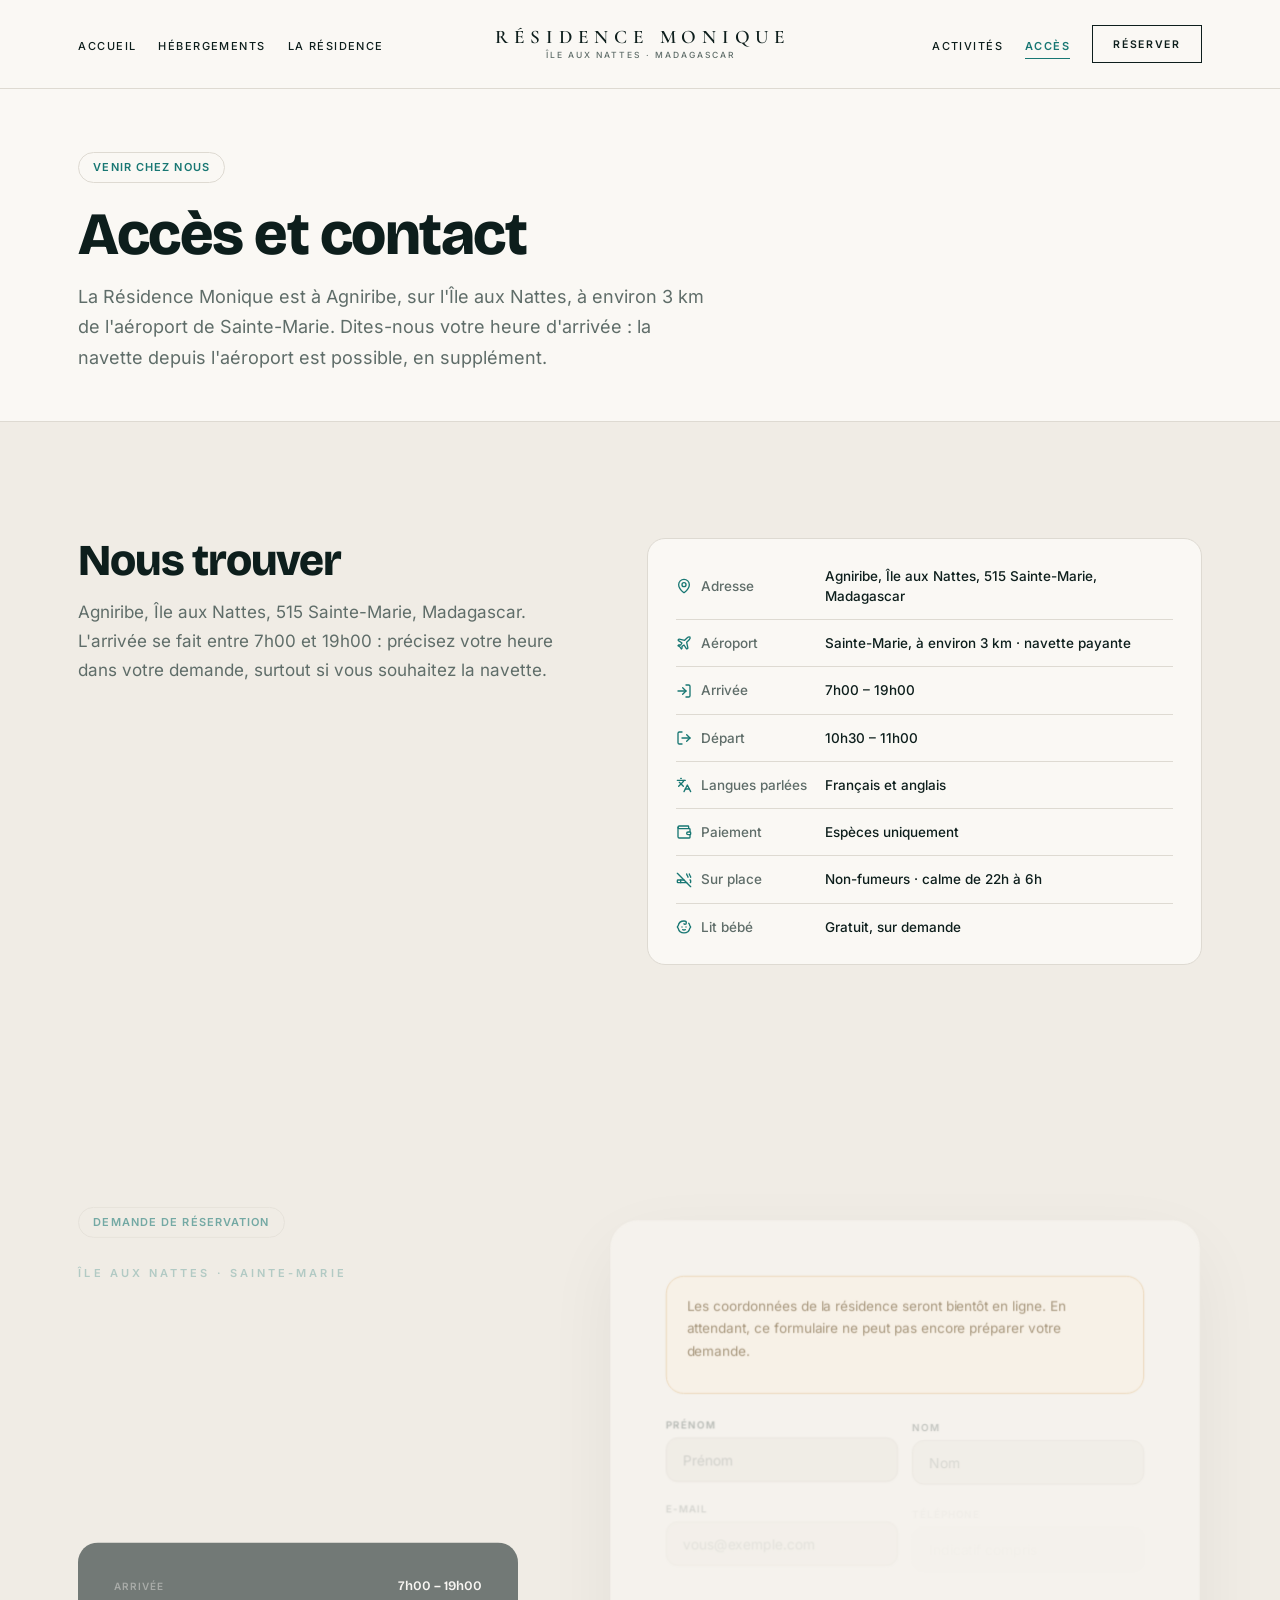
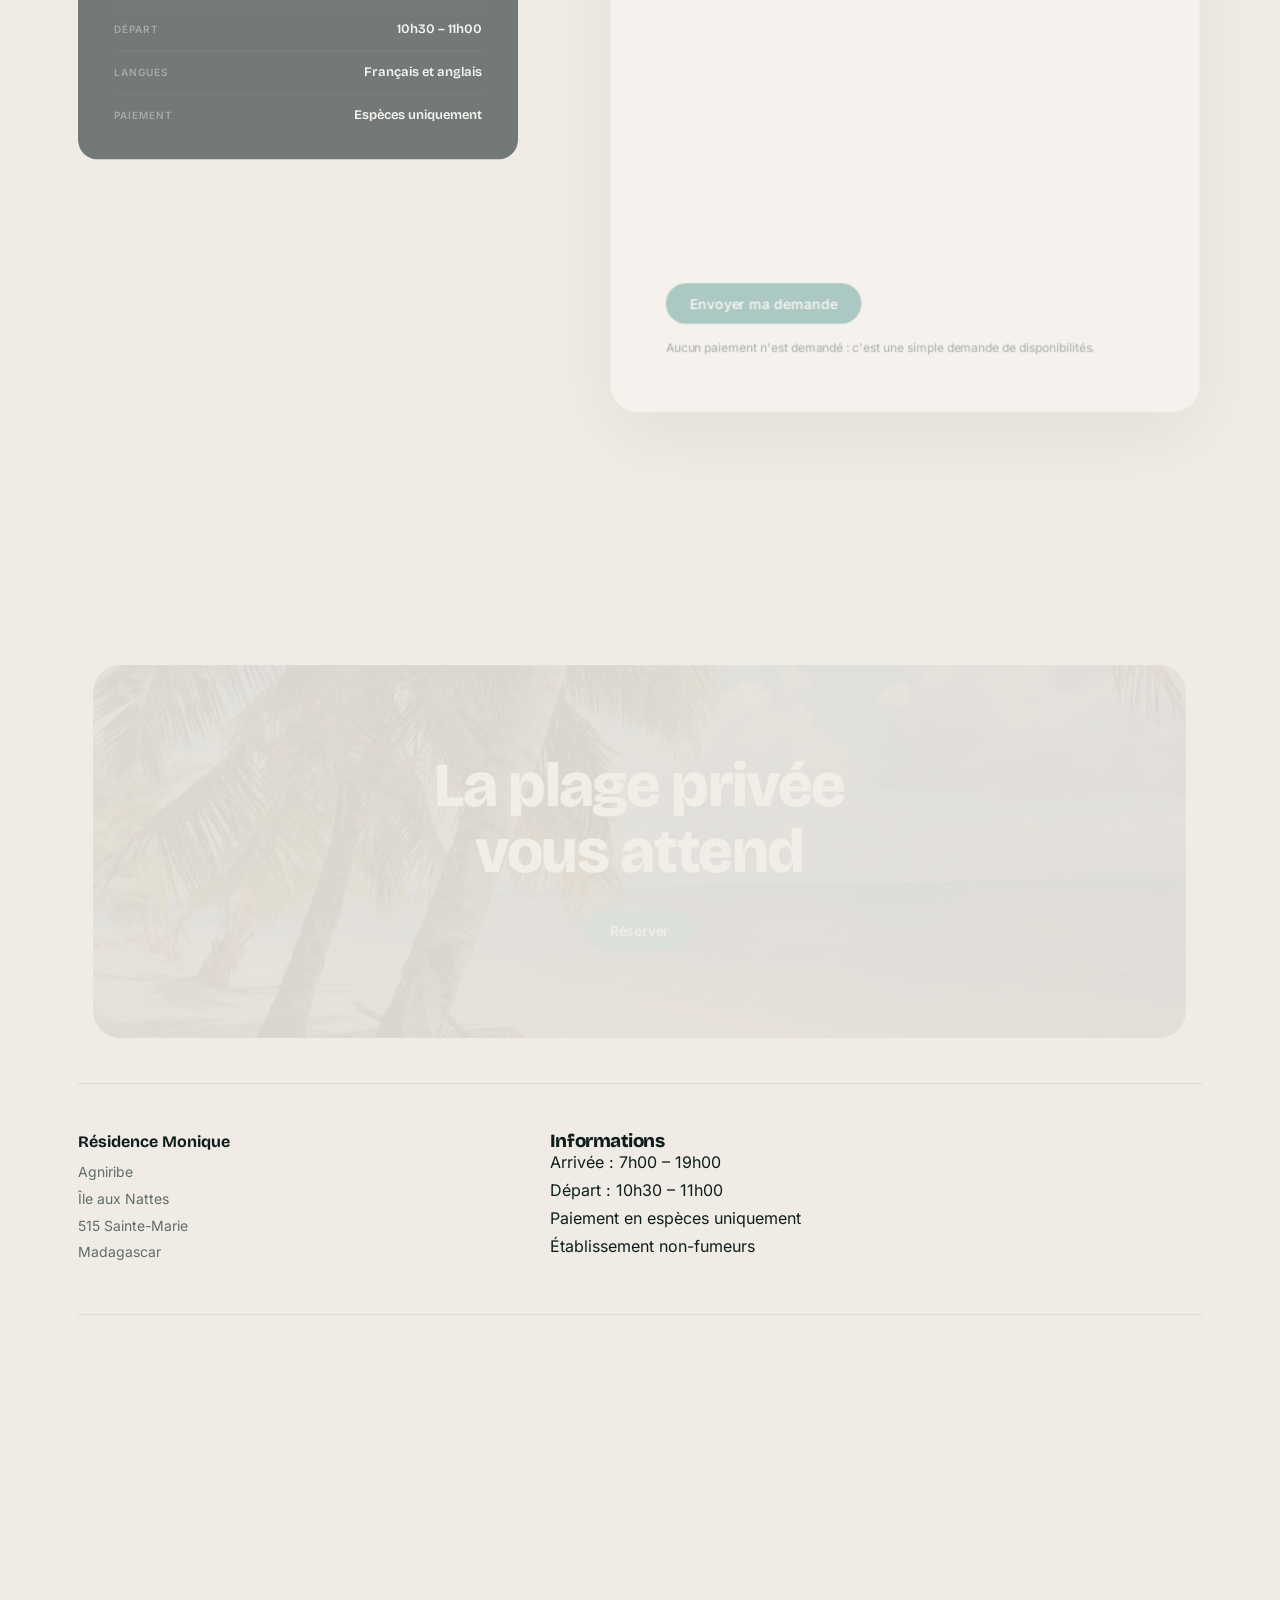
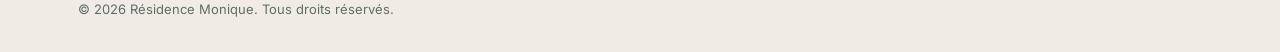
<file: residence-monique/acces.html>
<!DOCTYPE html>
<html lang="fr">
<head>
  <meta charset="UTF-8">
  <meta name="viewport" content="width=device-width, initial-scale=1.0">

  <title>Accès et contact — Résidence Monique</title>
  <meta name="description" content="Venir à la Résidence Monique, à Agniribe sur l'Île aux Nattes, à environ 3 km de l'aéroport de Sainte-Marie. Horaires, paiement et demande de réservation.">
  <meta name="theme-color" content="#0a1a1a">
  <!-- Maquette : à retirer à la mise en ligne sur le domaine définitif. -->
  <meta name="robots" content="noindex, nofollow">

  <meta property="og:type" content="website">
  <meta property="og:site_name" content="Résidence Monique">
  <meta property="og:title" content="Accès et contact — Résidence Monique">
  <meta property="og:description" content="Venir à la Résidence Monique, à Agniribe sur l'Île aux Nattes, à environ 3 km de l'aéroport de Sainte-Marie. Horaires, paiement et demande de réservation.">
  <meta property="og:locale" content="fr_FR">
  <meta name="twitter:card" content="summary_large_image">
  <meta name="twitter:title" content="Accès et contact — Résidence Monique">
  <meta name="twitter:description" content="Venir à la Résidence Monique, à Agniribe sur l'Île aux Nattes, à environ 3 km de l'aéroport de Sainte-Marie. Horaires, paiement et demande de réservation.">

  <link rel="icon" href="./assets/favicon.svg" type="image/svg+xml">

  <!-- Polices hébergées dans le dossier : aucune dépendance extérieure. -->
  <link rel="preload" href="./fonts/bricolage-grotesque-latin.woff2" as="font" type="font/woff2" crossorigin>
  <link rel="preload" href="./fonts/inter-latin.woff2" as="font" type="font/woff2" crossorigin>
  <link rel="stylesheet" href="./css/fonts.css">
  <link rel="stylesheet" href="./css/reset.css">
  <link rel="stylesheet" href="./css/variables.css">
  <link rel="stylesheet" href="./css/base.css">
  <link rel="stylesheet" href="./css/components.css">
  <link rel="stylesheet" href="./css/sections.css">
  <link rel="stylesheet" href="./css/complements.css">

  <!-- Avant les images : repère les photos absentes (fond de repli). -->
  <script src="./js/images.js"></script>
</head>
<body data-page="acces">

  <a class="skip-link" href="#contenu">Aller au contenu</a>

  <!-- Barre de navigation en trois colonnes, disposition courante des
       sites hôteliers : nom de l'établissement au centre, liens répartis
       de part et d'autre (le nom est long : tous les liens d'un même côté
       le chevaucheraient), réservation à droite. -->
  <nav class="nav nav--solid" data-nav aria-label="Navigation principale">
    <div class="nav__inner container">

      <div class="nav__side nav__side--left">
        <button class="nav__burger" data-burger type="button"
                aria-label="Ouvrir le menu" aria-expanded="false" aria-controls="nav-drawer">
          <span></span><span></span><span></span>
        </button>
        <ul class="nav__links"><li><a href="./index.html">Accueil</a></li><li><a href="./hebergements.html">Hébergements</a></li><li><a href="./la-residence.html">La résidence</a></li></ul>
      </div>

      <a class="nav__brand" href="./index.html">
        <span class="nav__brand-name">Résidence Monique</span>
        <span class="nav__brand-sub">ÎLE AUX NATTES · MADAGASCAR</span>
      </a>

      <div class="nav__side nav__side--right">
        <ul class="nav__links"><li><a href="./activites.html">Activités</a></li><li><a class="is-current" href="./acces.html" aria-current="page">Accès</a></li></ul>
        <a class="nav__cta" href="#contact" data-reserver>Réserver</a>
      </div>

    </div>
    <div class="nav__drawer" data-drawer id="nav-drawer">
      <ul><li><a href="./index.html">Accueil</a></li><li><a href="./hebergements.html">Hébergements</a></li><li><a href="./la-residence.html">La résidence</a></li><li><a href="./activites.html">Activités</a></li><li><a class="is-current" href="./acces.html" aria-current="page">Accès</a></li></ul>
      <a class="nav__drawer-cta" href="#contact" data-reserver>Réserver</a>
    </div>
  </nav>

  <main id="contenu">

  <header class="pagehead section" data-section="pagehead">
    <div class="container">
      <p class="kicker">Venir chez nous</p>
      <h1 class="pagehead__title">Accès et contact</h1>
      <p class="pagehead__intro">La Résidence Monique est à Agniribe, sur l'Île aux Nattes, à environ 3 km de l'aéroport de Sainte-Marie. Dites-nous votre heure d'arrivée : la navette depuis l'aéroport est possible, en supplément.</p>
    </div>
  </header>

  <section class="acces section" data-section="acces">
    <div class="container acces__inner">
      <div class="acces__body">
        <h2 class="acces__title">Nous trouver</h2>
        <p class="acces__text">Agniribe, Île aux Nattes, 515 Sainte-Marie, Madagascar. L'arrivée se fait entre 7h00 et 19h00 : précisez votre heure dans votre demande, surtout si vous souhaitez la navette.</p>
        <div class="acces__links" data-social-buttons><a class="btn btn--pill btn--outline acces__fb" data-maps-link hidden target="_blank" rel="noopener noreferrer"><svg xmlns="http://www.w3.org/2000/svg" width="24" height="24" viewBox="0 0 24 24" fill="none" stroke="currentColor" stroke-width="2" stroke-linecap="round" stroke-linejoin="round" class="lucide lucide-map-pin" aria-hidden="true" focusable="false"><path d="M20 10c0 4.993-5.539 10.193-7.399 11.799a1 1 0 0 1-1.202 0C9.539 20.193 4 14.993 4 10a8 8 0 0 1 16 0"/><circle cx="12" cy="10" r="3"/></svg><span>Ouvrir dans Google Maps</span></a></div>
      </div>
      <dl class="acces__rows">
        <dt class="acces__row-label"><svg xmlns="http://www.w3.org/2000/svg" width="24" height="24" viewBox="0 0 24 24" fill="none" stroke="currentColor" stroke-width="2" stroke-linecap="round" stroke-linejoin="round" class="lucide lucide-map-pin" aria-hidden="true" focusable="false"><path d="M20 10c0 4.993-5.539 10.193-7.399 11.799a1 1 0 0 1-1.202 0C9.539 20.193 4 14.993 4 10a8 8 0 0 1 16 0"/><circle cx="12" cy="10" r="3"/></svg><span>Adresse</span></dt>
        <dd class="acces__row-value">Agniribe, Île aux Nattes, 515 Sainte-Marie, Madagascar</dd>
        <dt class="acces__row-label" data-contact-row="telephone" hidden><svg xmlns="http://www.w3.org/2000/svg" width="24" height="24" viewBox="0 0 24 24" fill="none" stroke="currentColor" stroke-width="2" stroke-linecap="round" stroke-linejoin="round" class="lucide lucide-phone" aria-hidden="true" focusable="false"><path d="M22 16.92v3a2 2 0 0 1-2.18 2 19.79 19.79 0 0 1-8.63-3.07 19.5 19.5 0 0 1-6-6 19.79 19.79 0 0 1-3.07-8.67A2 2 0 0 1 4.11 2h3a2 2 0 0 1 2 1.72 12.84 12.84 0 0 0 .7 2.81 2 2 0 0 1-.45 2.11L8.09 9.91a16 16 0 0 0 6 6l1.27-1.27a2 2 0 0 1 2.11-.45 12.84 12.84 0 0 0 2.81.7A2 2 0 0 1 22 16.92z"/></svg><span>Téléphone</span></dt>
        <dd class="acces__row-value" data-contact-row="telephone" hidden><a data-contact="telephone"></a></dd>
        <dt class="acces__row-label" data-contact-row="whatsapp" hidden><svg xmlns="http://www.w3.org/2000/svg" width="24" height="24" viewBox="0 0 24 24" fill="none" stroke="currentColor" stroke-width="2" stroke-linecap="round" stroke-linejoin="round" class="lucide lucide-message-circle" aria-hidden="true" focusable="false"><path d="M7.9 20A9 9 0 1 0 4 16.1L2 22Z"/></svg><span>WhatsApp</span></dt>
        <dd class="acces__row-value" data-contact-row="whatsapp" hidden><a data-contact="whatsapp"></a></dd>
        <dt class="acces__row-label" data-contact-row="email" hidden><svg xmlns="http://www.w3.org/2000/svg" width="24" height="24" viewBox="0 0 24 24" fill="none" stroke="currentColor" stroke-width="2" stroke-linecap="round" stroke-linejoin="round" class="lucide lucide-mail" aria-hidden="true" focusable="false"><rect width="20" height="16" x="2" y="4" rx="2"/><path d="m22 7-8.97 5.7a1.94 1.94 0 0 1-2.06 0L2 7"/></svg><span>E-mail</span></dt>
        <dd class="acces__row-value" data-contact-row="email" hidden><a data-contact="email"></a></dd>
        <dt class="acces__row-label" data-contact-row="gps" hidden><svg xmlns="http://www.w3.org/2000/svg" width="24" height="24" viewBox="0 0 24 24" fill="none" stroke="currentColor" stroke-width="2" stroke-linecap="round" stroke-linejoin="round" class="lucide lucide-navigation" aria-hidden="true" focusable="false"><polygon points="3 11 22 2 13 21 11 13 3 11"/></svg><span>Coordonnées GPS</span></dt>
        <dd class="acces__row-value" data-contact-row="gps" hidden><a data-contact="gps"></a></dd>
        <dt class="acces__row-label"><svg xmlns="http://www.w3.org/2000/svg" width="24" height="24" viewBox="0 0 24 24" fill="none" stroke="currentColor" stroke-width="2" stroke-linecap="round" stroke-linejoin="round" class="lucide lucide-plane" aria-hidden="true" focusable="false"><path d="M17.8 19.2 16 11l3.5-3.5C21 6 21.5 4 21 3c-1-.5-3 0-4.5 1.5L13 8 4.8 6.2c-.5-.1-.9.1-1.1.5l-.3.5c-.2.5-.1 1 .3 1.3L9 12l-2 3H4l-1 1 3 2 2 3 1-1v-3l3-2 3.5 5.3c.3.4.8.5 1.3.3l.5-.2c.4-.3.6-.7.5-1.2z"/></svg><span>Aéroport</span></dt>
        <dd class="acces__row-value">Sainte-Marie, à environ 3 km · navette payante</dd>
        <dt class="acces__row-label"><svg xmlns="http://www.w3.org/2000/svg" width="24" height="24" viewBox="0 0 24 24" fill="none" stroke="currentColor" stroke-width="2" stroke-linecap="round" stroke-linejoin="round" class="lucide lucide-log-in" aria-hidden="true" focusable="false"><path d="M15 3h4a2 2 0 0 1 2 2v14a2 2 0 0 1-2 2h-4"/><polyline points="10 17 15 12 10 7"/><line x1="15" x2="3" y1="12" y2="12"/></svg><span>Arrivée</span></dt>
        <dd class="acces__row-value">7h00 – 19h00</dd>
        <dt class="acces__row-label"><svg xmlns="http://www.w3.org/2000/svg" width="24" height="24" viewBox="0 0 24 24" fill="none" stroke="currentColor" stroke-width="2" stroke-linecap="round" stroke-linejoin="round" class="lucide lucide-log-out" aria-hidden="true" focusable="false"><path d="M9 21H5a2 2 0 0 1-2-2V5a2 2 0 0 1 2-2h4"/><polyline points="16 17 21 12 16 7"/><line x1="21" x2="9" y1="12" y2="12"/></svg><span>Départ</span></dt>
        <dd class="acces__row-value">10h30 – 11h00</dd>
        <dt class="acces__row-label"><svg xmlns="http://www.w3.org/2000/svg" width="24" height="24" viewBox="0 0 24 24" fill="none" stroke="currentColor" stroke-width="2" stroke-linecap="round" stroke-linejoin="round" class="lucide lucide-languages" aria-hidden="true" focusable="false"><path d="m5 8 6 6"/><path d="m4 14 6-6 2-3"/><path d="M2 5h12"/><path d="M7 2h1"/><path d="m22 22-5-10-5 10"/><path d="M14 18h6"/></svg><span>Langues parlées</span></dt>
        <dd class="acces__row-value">Français et anglais</dd>
        <dt class="acces__row-label"><svg xmlns="http://www.w3.org/2000/svg" width="24" height="24" viewBox="0 0 24 24" fill="none" stroke="currentColor" stroke-width="2" stroke-linecap="round" stroke-linejoin="round" class="lucide lucide-wallet" aria-hidden="true" focusable="false"><path d="M19 7V4a1 1 0 0 0-1-1H5a2 2 0 0 0 0 4h15a1 1 0 0 1 1 1v4h-3a2 2 0 0 0 0 4h3a1 1 0 0 0 1-1v-2a1 1 0 0 0-1-1"/><path d="M3 5v14a2 2 0 0 0 2 2h15a1 1 0 0 0 1-1v-4"/></svg><span>Paiement</span></dt>
        <dd class="acces__row-value">Espèces uniquement</dd>
        <dt class="acces__row-label"><svg xmlns="http://www.w3.org/2000/svg" width="24" height="24" viewBox="0 0 24 24" fill="none" stroke="currentColor" stroke-width="2" stroke-linecap="round" stroke-linejoin="round" class="lucide lucide-cigarette-off" aria-hidden="true" focusable="false"><path d="M12 12H3a1 1 0 0 0-1 1v2a1 1 0 0 0 1 1h13"/><path d="M18 8c0-2.5-2-2.5-2-5"/><path d="m2 2 20 20"/><path d="M21 12a1 1 0 0 1 1 1v2a1 1 0 0 1-.5.866"/><path d="M22 8c0-2.5-2-2.5-2-5"/><path d="M7 12v4"/></svg><span>Sur place</span></dt>
        <dd class="acces__row-value">Non-fumeurs · calme de 22h à 6h</dd>
        <dt class="acces__row-label"><svg xmlns="http://www.w3.org/2000/svg" width="24" height="24" viewBox="0 0 24 24" fill="none" stroke="currentColor" stroke-width="2" stroke-linecap="round" stroke-linejoin="round" class="lucide lucide-baby" aria-hidden="true" focusable="false"><path d="M9 12h.01"/><path d="M15 12h.01"/><path d="M10 16c.5.3 1.2.5 2 .5s1.5-.2 2-.5"/><path d="M19 6.3a9 9 0 0 1 1.8 3.9 2 2 0 0 1 0 3.6 9 9 0 0 1-17.6 0 2 2 0 0 1 0-3.6A9 9 0 0 1 12 3c2 0 3.5 1.1 3.5 2.5s-.9 2.5-2 2.5c-.8 0-1.5-.4-1.5-1"/></svg><span>Lit bébé</span></dt>
        <dd class="acces__row-value">Gratuit, sur demande</dd>
      </dl>
    </div>
  </section>

  <!-- ═══ CONTACT ET DEMANDE DE RÉSERVATION ═══
       Cible des boutons « Réserver » tant qu'aucun lien de réservation
       ni numéro WhatsApp n'est renseigné dans js/config.js. -->
  <section class="booking section" id="contact" data-section="contact" aria-labelledby="booking-title">
    <div class="container booking__inner">
      <div class="booking__left">
        <p class="kicker">Demande de réservation</p>
        <span class="booking__subtitle">Île aux Nattes · Sainte-Marie</span>
        <h2 class="booking__title" id="booking-title">Écrivez-nous</h2>
        <p class="booking__intro">Remplissez ce formulaire : il prépare votre message pour la résidence. Aucun paiement n'est demandé ici, nous vous répondons d'abord avec les disponibilités et le tarif.</p>
        <div class="booking__info-card">
          <div class="booking__info-row"><span class="booking__info-label">Arrivée</span><span class="booking__info-value">7h00 – 19h00</span></div>
          <div class="booking__info-row"><span class="booking__info-label">Départ</span><span class="booking__info-value">10h30 – 11h00</span></div>
          <div class="booking__info-row"><span class="booking__info-label">Langues</span><span class="booking__info-value">Français et anglais</span></div>
          <div class="booking__info-row"><span class="booking__info-label">Paiement</span><span class="booking__info-value">Espèces uniquement</span></div>
          <div class="booking__info-row" data-contact-row="telephone" hidden><span class="booking__info-label">Téléphone</span><a class="booking__info-value" data-contact="telephone"></a></div>
          <div class="booking__info-row" data-contact-row="whatsapp" hidden><span class="booking__info-label">WhatsApp</span><a class="booking__info-value" data-contact="whatsapp"></a></div>
          <div class="booking__info-row" data-contact-row="email" hidden><span class="booking__info-label">E-mail</span><a class="booking__info-value" data-contact="email"></a></div>
        </div>
      </div>
      <div class="booking__right">
        <div class="booking__form-wrap">
          <div class="booking__notice" data-booking-notice hidden>
            <p>Les coordonnées de la résidence seront bientôt en ligne. En attendant, ce formulaire ne peut pas encore préparer votre demande.</p>
          </div>
          <form class="booking__form" data-booking-form novalidate>
            <div class="booking__field">
              <label class="booking__label" for="bk-prenom">Prénom</label>
              <input class="booking__input" id="bk-prenom" type="text" name="prenom" placeholder="Prénom" autocomplete="given-name" required aria-required="true" aria-describedby="bk-prenom-err">
              <p class="booking__field-error" id="bk-prenom-err" hidden></p>
            </div>
            <div class="booking__field">
              <label class="booking__label" for="bk-nom">Nom</label>
              <input class="booking__input" id="bk-nom" type="text" name="nom" placeholder="Nom" autocomplete="family-name" required aria-required="true" aria-describedby="bk-nom-err">
              <p class="booking__field-error" id="bk-nom-err" hidden></p>
            </div>
            <div class="booking__field">
              <label class="booking__label" for="bk-email">E-mail</label>
              <input class="booking__input" id="bk-email" type="email" name="email" placeholder="vous@exemple.com" autocomplete="email" required aria-required="true" aria-describedby="bk-email-err">
              <p class="booking__field-error" id="bk-email-err" hidden></p>
            </div>
            <div class="booking__field">
              <label class="booking__label" for="bk-tel">Téléphone</label>
              <input class="booking__input" id="bk-tel" type="tel" name="telephone" placeholder="Indicatif compris" autocomplete="tel" aria-describedby="bk-tel-err">
              <p class="booking__field-error" id="bk-tel-err" hidden></p>
            </div>
            <div class="booking__field">
              <label class="booking__label" for="bk-arrivee">Date d'arrivée</label>
              <input class="booking__input" id="bk-arrivee" type="date" name="arrivee" aria-describedby="bk-arrivee-err">
              <p class="booking__field-error" id="bk-arrivee-err" hidden></p>
            </div>
            <div class="booking__field">
              <label class="booking__label" for="bk-depart">Date de départ</label>
              <input class="booking__input" id="bk-depart" type="date" name="depart" aria-describedby="bk-depart-err">
              <p class="booking__field-error" id="bk-depart-err" hidden></p>
            </div>
            <div class="booking__field">
              <label class="booking__label" for="bk-hebergement">Hébergement souhaité</label>
              <select class="booking__select" id="bk-hebergement" name="hebergement" data-booking-room aria-describedby="bk-hebergement-err"><option value="">— Sélectionner —</option><option value="Chambre Double – Vue sur Mer">Chambre Double – Vue sur Mer</option><option value="Chambre Triple – Vue sur Mer">Chambre Triple – Vue sur Mer</option><option value="Bungalow Familial">Bungalow Familial</option></select>
              <p class="booking__field-error" id="bk-hebergement-err" hidden></p>
            </div>
            <div class="booking__field">
              <label class="booking__label" for="bk-voyageurs">Voyageurs</label>
              <select class="booking__select" id="bk-voyageurs" name="voyageurs" aria-describedby="bk-voyageurs-err"><option value="1">1 voyageur</option><option value="2" selected>2 voyageurs</option><option value="3">3 voyageurs</option><option value="4">4 voyageurs</option><option value="5">5 voyageurs</option><option value="6">6 voyageurs</option></select>
              <p class="booking__field-error" id="bk-voyageurs-err" hidden></p>
            </div>
            <div class="booking__field booking__field--full">
              <label class="booking__label" for="bk-message">Votre message</label>
              <textarea class="booking__textarea" id="bk-message" name="message" rows="4" placeholder="Nombre de nuits, heure d'arrivée, navette aéroport, lit bébé, régime alimentaire…" aria-describedby="bk-message-err"></textarea>
              <p class="booking__field-error" id="bk-message-err" hidden></p>
            </div>
            <p class="booking__error" role="alert" data-booking-alert hidden></p>
            <div class="booking__submit-row">
              <button class="btn btn--accent btn--pill" type="submit">Envoyer ma demande</button>
              <p class="booking__note" data-booking-note>Aucun paiement n'est demandé : c'est une simple demande de disponibilités.</p>
            </div>
          </form>
          <div class="booking__success" data-booking-success>
            <div class="booking__success-icon">
              <svg viewBox="0 0 24 24" fill="none" stroke="currentColor" stroke-width="2.2" stroke-linecap="round" stroke-linejoin="round" aria-hidden="true"><path d="M22 11.08V12a10 10 0 1 1-5.93-9.14"/><polyline points="22 4 12 14.01 9 11.01"/></svg>
            </div>
            <div class="booking__success-title" tabindex="-1" data-booking-success-title>Votre demande est prête</div>
            <p class="booking__success-text" data-booking-success-text></p>
            <button class="btn btn--outline btn--pill" type="button" data-booking-reset>Préparer une autre demande</button>
          </div>
        </div>
      </div>
    </div>
  </section>

  </main>

  <footer class="footer" data-section="footer">
    <div class="container">
      <div class="footer__cta-block fallback--deep" data-media>
        <img class="media-fill" src="./images/plage.jpg" alt="Plage de sable blanc sous les cocotiers, chaise longue en bois face à la mer turquoise" width="757" height="568" loading="lazy" decoding="async">
        <h2 class="footer__cta-title">La plage privée
vous attend</h2>
        <a class="btn btn--accent btn--pill footer__cta-btn" href="#contact" data-reserver>Réserver</a>
      </div>
      <div class="footer__meta">
        <div class="footer__address">
          <div class="footer__brand-name">Résidence Monique</div>
          <p>Agniribe</p>
          <p>Île aux Nattes</p>
          <p>515 Sainte-Marie</p>
          <p>Madagascar</p>
          <a data-contact="email" data-contact-row="email" hidden></a>
          <a data-contact="telephone" data-contact-row="telephone" hidden></a>
        </div>
        <div class="footer__social" data-social-block hidden>
          <h3>Suivez-nous</h3>
          <ul data-social-list></ul>
        </div>
        <div class="footer__legal">
          <h3>Informations</h3>
          <ul>
            <li><span>Arrivée : 7h00 – 19h00</span></li>
            <li><span>Départ : 10h30 – 11h00</span></li>
            <li><span>Paiement en espèces uniquement</span></li>
            <li><span>Établissement non-fumeurs</span></li>
          </ul>
        </div>
      </div>
      <div class="footer__wordmark-wrap">
        <span class="footer__wordmark" aria-hidden="true">Monique</span>
      </div>
      <p class="footer__copyright">© 2026 Résidence Monique. Tous droits réservés.</p>
    </div>
  </footer>

  <!-- Appel et WhatsApp, sur mobile uniquement. Rempli par js/contact.js
       depuis js/config.js : sans numéro renseigné, rien ne s'affiche. -->
  <div class="joindre" data-joindre hidden></div>

  <!-- Bibliothèques hébergées dans le dossier (mêmes versions que l'original). -->
  <script defer src="./js/vendor/gsap.min.js"></script>
  <script defer src="./js/vendor/ScrollTrigger.min.js"></script>
  <script defer src="./js/vendor/lenis.min.js"></script>

  <!-- Coordonnées à compléter : js/config.js -->
  <script defer src="./js/config.js"></script>
  <script defer src="./js/contact.js"></script>
  <script defer src="./js/rooms.js"></script>
  <script defer src="./js/carousel.js"></script>
  <script defer src="./js/faq.js"></script>
  <script defer src="./js/lightbox.js"></script>
  <script defer src="./js/photo-carousel.js"></script>
  <script defer src="./js/animations.js"></script>
  <script defer src="./js/main.js"></script>
</body>
</html>
</file>
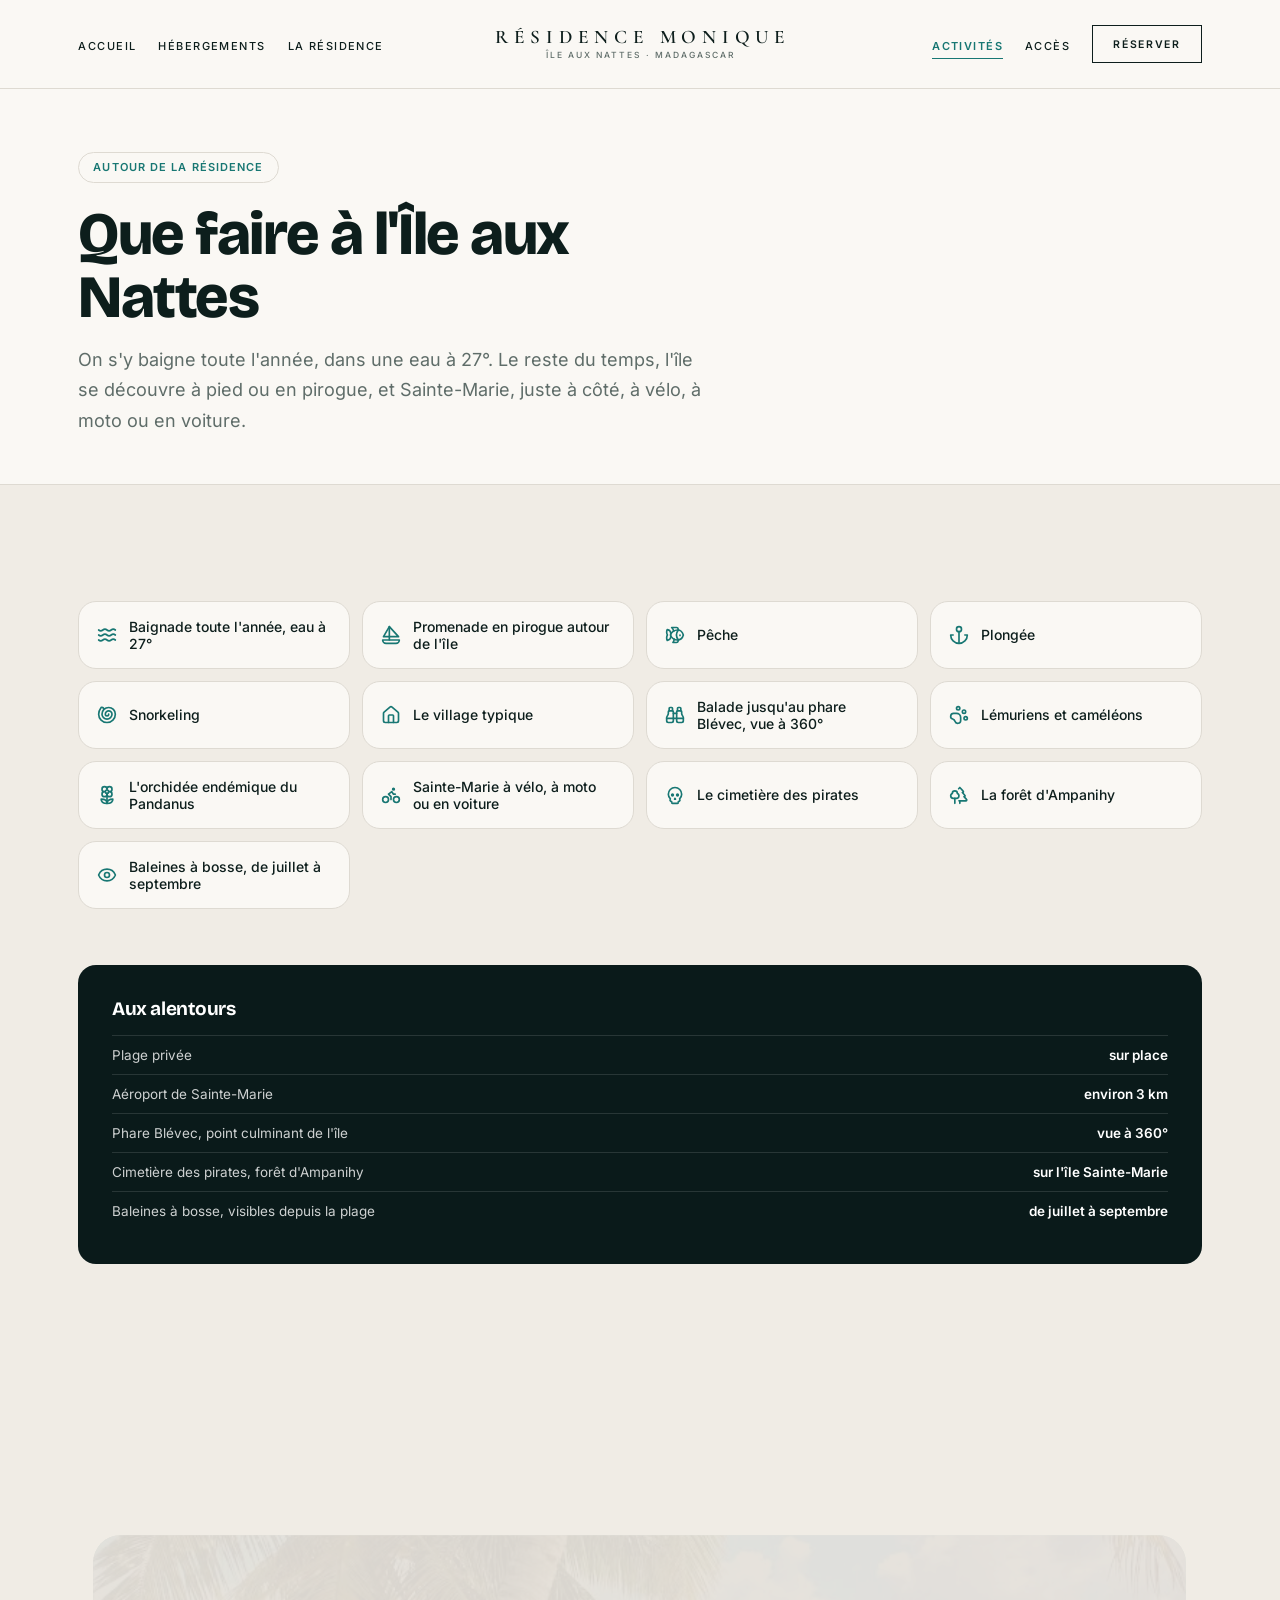
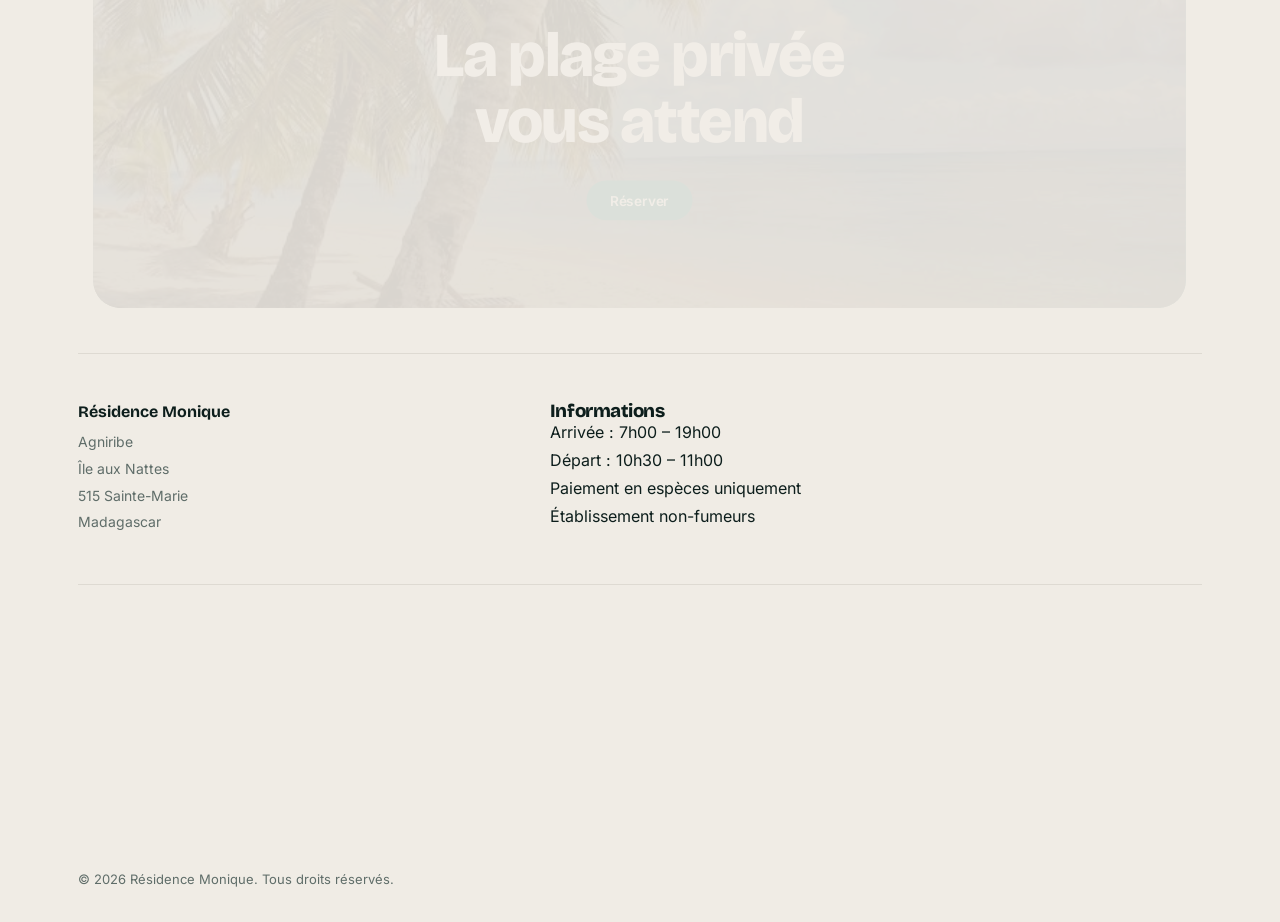
<file: residence-monique/activites.html>
<!DOCTYPE html>
<html lang="fr">
<head>
  <meta charset="UTF-8">
  <meta name="viewport" content="width=device-width, initial-scale=1.0">

  <title>Que faire à l'Île aux Nattes — Résidence Monique</title>
  <meta name="description" content="Baignade toute l'année, pirogue, plongée, snorkeling, phare Blévec, Sainte-Marie et ses pirates, baleines à bosse de juillet à septembre.">
  <meta name="theme-color" content="#0a1a1a">
  <!-- Maquette : à retirer à la mise en ligne sur le domaine définitif. -->
  <meta name="robots" content="noindex, nofollow">

  <meta property="og:type" content="website">
  <meta property="og:site_name" content="Résidence Monique">
  <meta property="og:title" content="Que faire à l'Île aux Nattes — Résidence Monique">
  <meta property="og:description" content="Baignade toute l'année, pirogue, plongée, snorkeling, phare Blévec, Sainte-Marie et ses pirates, baleines à bosse de juillet à septembre.">
  <meta property="og:locale" content="fr_FR">
  <meta name="twitter:card" content="summary_large_image">
  <meta name="twitter:title" content="Que faire à l'Île aux Nattes — Résidence Monique">
  <meta name="twitter:description" content="Baignade toute l'année, pirogue, plongée, snorkeling, phare Blévec, Sainte-Marie et ses pirates, baleines à bosse de juillet à septembre.">

  <link rel="icon" href="./assets/favicon.svg" type="image/svg+xml">

  <!-- Polices hébergées dans le dossier : aucune dépendance extérieure. -->
  <link rel="preload" href="./fonts/bricolage-grotesque-latin.woff2" as="font" type="font/woff2" crossorigin>
  <link rel="preload" href="./fonts/inter-latin.woff2" as="font" type="font/woff2" crossorigin>
  <link rel="stylesheet" href="./css/fonts.css">
  <link rel="stylesheet" href="./css/reset.css">
  <link rel="stylesheet" href="./css/variables.css">
  <link rel="stylesheet" href="./css/base.css">
  <link rel="stylesheet" href="./css/components.css">
  <link rel="stylesheet" href="./css/sections.css">
  <link rel="stylesheet" href="./css/complements.css">

  <!-- Avant les images : repère les photos absentes (fond de repli). -->
  <script src="./js/images.js"></script>
</head>
<body data-page="activites">

  <a class="skip-link" href="#contenu">Aller au contenu</a>

  <!-- Barre de navigation en trois colonnes, disposition courante des
       sites hôteliers : nom de l'établissement au centre, liens répartis
       de part et d'autre (le nom est long : tous les liens d'un même côté
       le chevaucheraient), réservation à droite. -->
  <nav class="nav nav--solid" data-nav aria-label="Navigation principale">
    <div class="nav__inner container">

      <div class="nav__side nav__side--left">
        <button class="nav__burger" data-burger type="button"
                aria-label="Ouvrir le menu" aria-expanded="false" aria-controls="nav-drawer">
          <span></span><span></span><span></span>
        </button>
        <ul class="nav__links"><li><a href="./index.html">Accueil</a></li><li><a href="./hebergements.html">Hébergements</a></li><li><a href="./la-residence.html">La résidence</a></li></ul>
      </div>

      <a class="nav__brand" href="./index.html">
        <span class="nav__brand-name">Résidence Monique</span>
        <span class="nav__brand-sub">ÎLE AUX NATTES · MADAGASCAR</span>
      </a>

      <div class="nav__side nav__side--right">
        <ul class="nav__links"><li><a class="is-current" href="./activites.html" aria-current="page">Activités</a></li><li><a href="./acces.html">Accès</a></li></ul>
        <a class="nav__cta" href="./acces.html#contact" data-reserver>Réserver</a>
      </div>

    </div>
    <div class="nav__drawer" data-drawer id="nav-drawer">
      <ul><li><a href="./index.html">Accueil</a></li><li><a href="./hebergements.html">Hébergements</a></li><li><a href="./la-residence.html">La résidence</a></li><li><a class="is-current" href="./activites.html" aria-current="page">Activités</a></li><li><a href="./acces.html">Accès</a></li></ul>
      <a class="nav__drawer-cta" href="./acces.html#contact" data-reserver>Réserver</a>
    </div>
  </nav>

  <main id="contenu">

  <header class="pagehead section" data-section="pagehead">
    <div class="container">
      <p class="kicker">Autour de la résidence</p>
      <h1 class="pagehead__title">Que faire à l'Île aux Nattes</h1>
      <p class="pagehead__intro">On s'y baigne toute l'année, dans une eau à 27°. Le reste du temps, l'île se découvre à pied ou en pirogue, et Sainte-Marie, juste à côté, à vélo, à moto ou en voiture.</p>
    </div>
  </header>

  <section class="activites section" data-section="activites">
    <div class="container">
      <ul class="activites__grid">
        <li class="activite-card"><svg xmlns="http://www.w3.org/2000/svg" width="24" height="24" viewBox="0 0 24 24" fill="none" stroke="currentColor" stroke-width="2" stroke-linecap="round" stroke-linejoin="round" class="lucide lucide-waves" aria-hidden="true" focusable="false"><path d="M2 6c.6.5 1.2 1 2.5 1C7 7 7 5 9.5 5c2.6 0 2.4 2 5 2 2.5 0 2.5-2 5-2 1.3 0 1.9.5 2.5 1"/><path d="M2 12c.6.5 1.2 1 2.5 1 2.5 0 2.5-2 5-2 2.6 0 2.4 2 5 2 2.5 0 2.5-2 5-2 1.3 0 1.9.5 2.5 1"/><path d="M2 18c.6.5 1.2 1 2.5 1 2.5 0 2.5-2 5-2 2.6 0 2.4 2 5 2 2.5 0 2.5-2 5-2 1.3 0 1.9.5 2.5 1"/></svg><span class="activite-card__label">Baignade toute l'année, eau à 27°</span></li>
        <li class="activite-card"><svg xmlns="http://www.w3.org/2000/svg" width="24" height="24" viewBox="0 0 24 24" fill="none" stroke="currentColor" stroke-width="2" stroke-linecap="round" stroke-linejoin="round" class="lucide lucide-sailboat" aria-hidden="true" focusable="false"><path d="M22 18H2a4 4 0 0 0 4 4h12a4 4 0 0 0 4-4Z"/><path d="M21 14 10 2 3 14h18Z"/><path d="M10 2v16"/></svg><span class="activite-card__label">Promenade en pirogue autour de l'île</span></li>
        <li class="activite-card"><svg xmlns="http://www.w3.org/2000/svg" width="24" height="24" viewBox="0 0 24 24" fill="none" stroke="currentColor" stroke-width="2" stroke-linecap="round" stroke-linejoin="round" class="lucide lucide-fish" aria-hidden="true" focusable="false"><path d="M6.5 12c.94-3.46 4.94-6 8.5-6 3.56 0 6.06 2.54 7 6-.94 3.47-3.44 6-7 6s-7.56-2.53-8.5-6Z"/><path d="M18 12v.5"/><path d="M16 17.93a9.77 9.77 0 0 1 0-11.86"/><path d="M7 10.67C7 8 5.58 5.97 2.73 5.5c-1 1.5-1 5 .23 6.5-1.24 1.5-1.24 5-.23 6.5C5.58 18.03 7 16 7 13.33"/><path d="M10.46 7.26C10.2 5.88 9.17 4.24 8 3h5.8a2 2 0 0 1 1.98 1.67l.23 1.4"/><path d="m16.01 17.93-.23 1.4A2 2 0 0 1 13.8 21H9.5a5.96 5.96 0 0 0 1.49-3.98"/></svg><span class="activite-card__label">Pêche</span></li>
        <li class="activite-card"><svg xmlns="http://www.w3.org/2000/svg" width="24" height="24" viewBox="0 0 24 24" fill="none" stroke="currentColor" stroke-width="2" stroke-linecap="round" stroke-linejoin="round" class="lucide lucide-anchor" aria-hidden="true" focusable="false"><path d="M12 22V8"/><path d="M5 12H2a10 10 0 0 0 20 0h-3"/><circle cx="12" cy="5" r="3"/></svg><span class="activite-card__label">Plongée</span></li>
        <li class="activite-card"><svg xmlns="http://www.w3.org/2000/svg" width="24" height="24" viewBox="0 0 24 24" fill="none" stroke="currentColor" stroke-width="2" stroke-linecap="round" stroke-linejoin="round" class="lucide lucide-shell" aria-hidden="true" focusable="false"><path d="M14 11a2 2 0 1 1-4 0 4 4 0 0 1 8 0 6 6 0 0 1-12 0 8 8 0 0 1 16 0 10 10 0 1 1-20 0 11.93 11.93 0 0 1 2.42-7.22 2 2 0 1 1 3.16 2.44"/></svg><span class="activite-card__label">Snorkeling</span></li>
        <li class="activite-card"><svg xmlns="http://www.w3.org/2000/svg" width="24" height="24" viewBox="0 0 24 24" fill="none" stroke="currentColor" stroke-width="2" stroke-linecap="round" stroke-linejoin="round" class="lucide lucide-house" aria-hidden="true" focusable="false"><path d="M15 21v-8a1 1 0 0 0-1-1h-4a1 1 0 0 0-1 1v8"/><path d="M3 10a2 2 0 0 1 .709-1.528l7-5.999a2 2 0 0 1 2.582 0l7 5.999A2 2 0 0 1 21 10v9a2 2 0 0 1-2 2H5a2 2 0 0 1-2-2z"/></svg><span class="activite-card__label">Le village typique</span></li>
        <li class="activite-card"><svg xmlns="http://www.w3.org/2000/svg" width="24" height="24" viewBox="0 0 24 24" fill="none" stroke="currentColor" stroke-width="2" stroke-linecap="round" stroke-linejoin="round" class="lucide lucide-binoculars" aria-hidden="true" focusable="false"><path d="M10 10h4"/><path d="M19 7V4a1 1 0 0 0-1-1h-2a1 1 0 0 0-1 1v3"/><path d="M20 21a2 2 0 0 0 2-2v-3.851c0-1.39-2-2.962-2-4.829V8a1 1 0 0 0-1-1h-4a1 1 0 0 0-1 1v11a2 2 0 0 0 2 2z"/><path d="M 22 16 L 2 16"/><path d="M4 21a2 2 0 0 1-2-2v-3.851c0-1.39 2-2.962 2-4.829V8a1 1 0 0 1 1-1h4a1 1 0 0 1 1 1v11a2 2 0 0 1-2 2z"/><path d="M9 7V4a1 1 0 0 0-1-1H6a1 1 0 0 0-1 1v3"/></svg><span class="activite-card__label">Balade jusqu'au phare Blévec, vue à 360°</span></li>
        <li class="activite-card"><svg xmlns="http://www.w3.org/2000/svg" width="24" height="24" viewBox="0 0 24 24" fill="none" stroke="currentColor" stroke-width="2" stroke-linecap="round" stroke-linejoin="round" class="lucide lucide-paw-print" aria-hidden="true" focusable="false"><circle cx="11" cy="4" r="2"/><circle cx="18" cy="8" r="2"/><circle cx="20" cy="16" r="2"/><path d="M9 10a5 5 0 0 1 5 5v3.5a3.5 3.5 0 0 1-6.84 1.045Q6.52 17.48 4.46 16.84A3.5 3.5 0 0 1 5.5 10Z"/></svg><span class="activite-card__label">Lémuriens et caméléons</span></li>
        <li class="activite-card"><svg xmlns="http://www.w3.org/2000/svg" width="24" height="24" viewBox="0 0 24 24" fill="none" stroke="currentColor" stroke-width="2" stroke-linecap="round" stroke-linejoin="round" class="lucide lucide-flower-2" aria-hidden="true" focusable="false"><path d="M12 5a3 3 0 1 1 3 3m-3-3a3 3 0 1 0-3 3m3-3v1M9 8a3 3 0 1 0 3 3M9 8h1m5 0a3 3 0 1 1-3 3m3-3h-1m-2 3v-1"/><circle cx="12" cy="8" r="2"/><path d="M12 10v12"/><path d="M12 22c4.2 0 7-1.667 7-5-4.2 0-7 1.667-7 5Z"/><path d="M12 22c-4.2 0-7-1.667-7-5 4.2 0 7 1.667 7 5Z"/></svg><span class="activite-card__label">L'orchidée endémique du Pandanus</span></li>
        <li class="activite-card"><svg xmlns="http://www.w3.org/2000/svg" width="24" height="24" viewBox="0 0 24 24" fill="none" stroke="currentColor" stroke-width="2" stroke-linecap="round" stroke-linejoin="round" class="lucide lucide-bike" aria-hidden="true" focusable="false"><circle cx="18.5" cy="17.5" r="3.5"/><circle cx="5.5" cy="17.5" r="3.5"/><circle cx="15" cy="5" r="1"/><path d="M12 17.5V14l-3-3 4-3 2 3h2"/></svg><span class="activite-card__label">Sainte-Marie à vélo, à moto ou en voiture</span></li>
        <li class="activite-card"><svg xmlns="http://www.w3.org/2000/svg" width="24" height="24" viewBox="0 0 24 24" fill="none" stroke="currentColor" stroke-width="2" stroke-linecap="round" stroke-linejoin="round" class="lucide lucide-skull" aria-hidden="true" focusable="false"><path d="m12.5 17-.5-1-.5 1h1z"/><path d="M15 22a1 1 0 0 0 1-1v-1a2 2 0 0 0 1.56-3.25 8 8 0 1 0-11.12 0A2 2 0 0 0 8 20v1a1 1 0 0 0 1 1z"/><circle cx="15" cy="12" r="1"/><circle cx="9" cy="12" r="1"/></svg><span class="activite-card__label">Le cimetière des pirates</span></li>
        <li class="activite-card"><svg xmlns="http://www.w3.org/2000/svg" width="24" height="24" viewBox="0 0 24 24" fill="none" stroke="currentColor" stroke-width="2" stroke-linecap="round" stroke-linejoin="round" class="lucide lucide-trees" aria-hidden="true" focusable="false"><path d="M10 10v.2A3 3 0 0 1 8.9 16H5a3 3 0 0 1-1-5.8V10a3 3 0 0 1 6 0Z"/><path d="M7 16v6"/><path d="M13 19v3"/><path d="M12 19h8.3a1 1 0 0 0 .7-1.7L18 14h.3a1 1 0 0 0 .7-1.7L16 9h.2a1 1 0 0 0 .8-1.7L13 3l-1.4 1.5"/></svg><span class="activite-card__label">La forêt d'Ampanihy</span></li>
        <li class="activite-card"><svg xmlns="http://www.w3.org/2000/svg" width="24" height="24" viewBox="0 0 24 24" fill="none" stroke="currentColor" stroke-width="2" stroke-linecap="round" stroke-linejoin="round" class="lucide lucide-eye" aria-hidden="true" focusable="false"><path d="M2.062 12.348a1 1 0 0 1 0-.696 10.75 10.75 0 0 1 19.876 0 1 1 0 0 1 0 .696 10.75 10.75 0 0 1-19.876 0"/><circle cx="12" cy="12" r="3"/></svg><span class="activite-card__label">Baleines à bosse, de juillet à septembre</span></li>
      </ul>
      <div class="activites__distances">
        <h2 class="activites__dist-title">Aux alentours</h2>
        <dl class="activites__dist-list">
          <dt class="activites__dist-label">Plage privée</dt><dd class="activites__dist-value">sur place</dd>
          <dt class="activites__dist-label">Aéroport de Sainte-Marie</dt><dd class="activites__dist-value">environ 3 km</dd>
          <dt class="activites__dist-label">Phare Blévec, point culminant de l'île</dt><dd class="activites__dist-value">vue à 360°</dd>
          <dt class="activites__dist-label">Cimetière des pirates, forêt d'Ampanihy</dt><dd class="activites__dist-value">sur l'île Sainte-Marie</dd>
          <dt class="activites__dist-label">Baleines à bosse, visibles depuis la plage</dt><dd class="activites__dist-value">de juillet à septembre</dd>
        </dl>
      </div>
    </div>
  </section>

  </main>

  <footer class="footer" data-section="footer">
    <div class="container">
      <div class="footer__cta-block fallback--deep" data-media>
        <img class="media-fill" src="./images/plage.jpg" alt="Plage de sable blanc sous les cocotiers, chaise longue en bois face à la mer turquoise" width="757" height="568" loading="lazy" decoding="async">
        <h2 class="footer__cta-title">La plage privée
vous attend</h2>
        <a class="btn btn--accent btn--pill footer__cta-btn" href="./acces.html#contact" data-reserver>Réserver</a>
      </div>
      <div class="footer__meta">
        <div class="footer__address">
          <div class="footer__brand-name">Résidence Monique</div>
          <p>Agniribe</p>
          <p>Île aux Nattes</p>
          <p>515 Sainte-Marie</p>
          <p>Madagascar</p>
          <a data-contact="email" data-contact-row="email" hidden></a>
          <a data-contact="telephone" data-contact-row="telephone" hidden></a>
        </div>
        <div class="footer__social" data-social-block hidden>
          <h3>Suivez-nous</h3>
          <ul data-social-list></ul>
        </div>
        <div class="footer__legal">
          <h3>Informations</h3>
          <ul>
            <li><span>Arrivée : 7h00 – 19h00</span></li>
            <li><span>Départ : 10h30 – 11h00</span></li>
            <li><span>Paiement en espèces uniquement</span></li>
            <li><span>Établissement non-fumeurs</span></li>
          </ul>
        </div>
      </div>
      <div class="footer__wordmark-wrap">
        <span class="footer__wordmark" aria-hidden="true">Monique</span>
      </div>
      <p class="footer__copyright">© 2026 Résidence Monique. Tous droits réservés.</p>
    </div>
  </footer>

  <!-- Appel et WhatsApp, sur mobile uniquement. Rempli par js/contact.js
       depuis js/config.js : sans numéro renseigné, rien ne s'affiche. -->
  <div class="joindre" data-joindre hidden></div>

  <!-- Bibliothèques hébergées dans le dossier (mêmes versions que l'original). -->
  <script defer src="./js/vendor/gsap.min.js"></script>
  <script defer src="./js/vendor/ScrollTrigger.min.js"></script>
  <script defer src="./js/vendor/lenis.min.js"></script>

  <!-- Coordonnées à compléter : js/config.js -->
  <script defer src="./js/config.js"></script>
  <script defer src="./js/contact.js"></script>
  <script defer src="./js/rooms.js"></script>
  <script defer src="./js/carousel.js"></script>
  <script defer src="./js/faq.js"></script>
  <script defer src="./js/lightbox.js"></script>
  <script defer src="./js/photo-carousel.js"></script>
  <script defer src="./js/animations.js"></script>
  <script defer src="./js/main.js"></script>
</body>
</html>
</file>
<file: residence-monique/css/fonts.css>
/* Polices hébergées localement (Google Fonts, licence SIL Open Font License).
   Sous-ensembles latin et latin-ext : français et noms propres accentués. */

/* latin-ext */
@font-face {
  font-family: 'Bricolage Grotesque';
  font-style: normal;
  font-weight: 400;
  font-stretch: 100%;
  font-display: swap;
  src: url('../fonts/bricolage-grotesque-latin-ext.woff2') format('woff2');
  unicode-range: U+0100-02BA, U+02BD-02C5, U+02C7-02CC, U+02CE-02D7, U+02DD-02FF, U+0304, U+0308, U+0329, U+1D00-1DBF, U+1E00-1E9F, U+1EF2-1EFF, U+2020, U+20A0-20AB, U+20AD-20C4, U+2113, U+2C60-2C7F, U+A720-A7FF;
}
/* latin */
@font-face {
  font-family: 'Bricolage Grotesque';
  font-style: normal;
  font-weight: 400;
  font-stretch: 100%;
  font-display: swap;
  src: url('../fonts/bricolage-grotesque-latin.woff2') format('woff2');
  unicode-range: U+0000-00FF, U+0131, U+0152-0153, U+02BB-02BC, U+02C6, U+02DA, U+02DC, U+0304, U+0308, U+0329, U+2000-206F, U+20AC, U+2122, U+2191, U+2193, U+2212, U+2215, U+FEFF, U+FFFD;
}
/* latin-ext */
@font-face {
  font-family: 'Bricolage Grotesque';
  font-style: normal;
  font-weight: 600;
  font-stretch: 100%;
  font-display: swap;
  src: url('../fonts/bricolage-grotesque-latin-ext.woff2') format('woff2');
  unicode-range: U+0100-02BA, U+02BD-02C5, U+02C7-02CC, U+02CE-02D7, U+02DD-02FF, U+0304, U+0308, U+0329, U+1D00-1DBF, U+1E00-1E9F, U+1EF2-1EFF, U+2020, U+20A0-20AB, U+20AD-20C4, U+2113, U+2C60-2C7F, U+A720-A7FF;
}
/* latin */
@font-face {
  font-family: 'Bricolage Grotesque';
  font-style: normal;
  font-weight: 600;
  font-stretch: 100%;
  font-display: swap;
  src: url('../fonts/bricolage-grotesque-latin.woff2') format('woff2');
  unicode-range: U+0000-00FF, U+0131, U+0152-0153, U+02BB-02BC, U+02C6, U+02DA, U+02DC, U+0304, U+0308, U+0329, U+2000-206F, U+20AC, U+2122, U+2191, U+2193, U+2212, U+2215, U+FEFF, U+FFFD;
}
/* latin-ext */
@font-face {
  font-family: 'Bricolage Grotesque';
  font-style: normal;
  font-weight: 700;
  font-stretch: 100%;
  font-display: swap;
  src: url('../fonts/bricolage-grotesque-latin-ext.woff2') format('woff2');
  unicode-range: U+0100-02BA, U+02BD-02C5, U+02C7-02CC, U+02CE-02D7, U+02DD-02FF, U+0304, U+0308, U+0329, U+1D00-1DBF, U+1E00-1E9F, U+1EF2-1EFF, U+2020, U+20A0-20AB, U+20AD-20C4, U+2113, U+2C60-2C7F, U+A720-A7FF;
}
/* latin */
@font-face {
  font-family: 'Bricolage Grotesque';
  font-style: normal;
  font-weight: 700;
  font-stretch: 100%;
  font-display: swap;
  src: url('../fonts/bricolage-grotesque-latin.woff2') format('woff2');
  unicode-range: U+0000-00FF, U+0131, U+0152-0153, U+02BB-02BC, U+02C6, U+02DA, U+02DC, U+0304, U+0308, U+0329, U+2000-206F, U+20AC, U+2122, U+2191, U+2193, U+2212, U+2215, U+FEFF, U+FFFD;
}
/* latin-ext */
@font-face {
  font-family: 'Bricolage Grotesque';
  font-style: normal;
  font-weight: 800;
  font-stretch: 100%;
  font-display: swap;
  src: url('../fonts/bricolage-grotesque-latin-ext.woff2') format('woff2');
  unicode-range: U+0100-02BA, U+02BD-02C5, U+02C7-02CC, U+02CE-02D7, U+02DD-02FF, U+0304, U+0308, U+0329, U+1D00-1DBF, U+1E00-1E9F, U+1EF2-1EFF, U+2020, U+20A0-20AB, U+20AD-20C4, U+2113, U+2C60-2C7F, U+A720-A7FF;
}
/* latin */
@font-face {
  font-family: 'Bricolage Grotesque';
  font-style: normal;
  font-weight: 800;
  font-stretch: 100%;
  font-display: swap;
  src: url('../fonts/bricolage-grotesque-latin.woff2') format('woff2');
  unicode-range: U+0000-00FF, U+0131, U+0152-0153, U+02BB-02BC, U+02C6, U+02DA, U+02DC, U+0304, U+0308, U+0329, U+2000-206F, U+20AC, U+2122, U+2191, U+2193, U+2212, U+2215, U+FEFF, U+FFFD;
}
/* latin-ext */
@font-face {
  font-family: 'Cormorant Garamond';
  font-style: normal;
  font-weight: 400;
  font-display: swap;
  src: url('../fonts/cormorant-garamond-latin-ext.woff2') format('woff2');
  unicode-range: U+0100-02BA, U+02BD-02C5, U+02C7-02CC, U+02CE-02D7, U+02DD-02FF, U+0304, U+0308, U+0329, U+1D00-1DBF, U+1E00-1E9F, U+1EF2-1EFF, U+2020, U+20A0-20AB, U+20AD-20C4, U+2113, U+2C60-2C7F, U+A720-A7FF;
}
/* latin */
@font-face {
  font-family: 'Cormorant Garamond';
  font-style: normal;
  font-weight: 400;
  font-display: swap;
  src: url('../fonts/cormorant-garamond-latin.woff2') format('woff2');
  unicode-range: U+0000-00FF, U+0131, U+0152-0153, U+02BB-02BC, U+02C6, U+02DA, U+02DC, U+0304, U+0308, U+0329, U+2000-206F, U+20AC, U+2122, U+2191, U+2193, U+2212, U+2215, U+FEFF, U+FFFD;
}
/* latin-ext */
@font-face {
  font-family: 'Cormorant Garamond';
  font-style: normal;
  font-weight: 600;
  font-display: swap;
  src: url('../fonts/cormorant-garamond-latin-ext.woff2') format('woff2');
  unicode-range: U+0100-02BA, U+02BD-02C5, U+02C7-02CC, U+02CE-02D7, U+02DD-02FF, U+0304, U+0308, U+0329, U+1D00-1DBF, U+1E00-1E9F, U+1EF2-1EFF, U+2020, U+20A0-20AB, U+20AD-20C4, U+2113, U+2C60-2C7F, U+A720-A7FF;
}
/* latin */
@font-face {
  font-family: 'Cormorant Garamond';
  font-style: normal;
  font-weight: 600;
  font-display: swap;
  src: url('../fonts/cormorant-garamond-latin.woff2') format('woff2');
  unicode-range: U+0000-00FF, U+0131, U+0152-0153, U+02BB-02BC, U+02C6, U+02DA, U+02DC, U+0304, U+0308, U+0329, U+2000-206F, U+20AC, U+2122, U+2191, U+2193, U+2212, U+2215, U+FEFF, U+FFFD;
}
/* latin-ext */
@font-face {
  font-family: 'Cormorant Garamond';
  font-style: normal;
  font-weight: 700;
  font-display: swap;
  src: url('../fonts/cormorant-garamond-latin-ext.woff2') format('woff2');
  unicode-range: U+0100-02BA, U+02BD-02C5, U+02C7-02CC, U+02CE-02D7, U+02DD-02FF, U+0304, U+0308, U+0329, U+1D00-1DBF, U+1E00-1E9F, U+1EF2-1EFF, U+2020, U+20A0-20AB, U+20AD-20C4, U+2113, U+2C60-2C7F, U+A720-A7FF;
}
/* latin */
@font-face {
  font-family: 'Cormorant Garamond';
  font-style: normal;
  font-weight: 700;
  font-display: swap;
  src: url('../fonts/cormorant-garamond-latin.woff2') format('woff2');
  unicode-range: U+0000-00FF, U+0131, U+0152-0153, U+02BB-02BC, U+02C6, U+02DA, U+02DC, U+0304, U+0308, U+0329, U+2000-206F, U+20AC, U+2122, U+2191, U+2193, U+2212, U+2215, U+FEFF, U+FFFD;
}
/* latin-ext */
@font-face {
  font-family: 'Inter';
  font-style: normal;
  font-weight: 400;
  font-display: swap;
  src: url('../fonts/inter-latin-ext.woff2') format('woff2');
  unicode-range: U+0100-02BA, U+02BD-02C5, U+02C7-02CC, U+02CE-02D7, U+02DD-02FF, U+0304, U+0308, U+0329, U+1D00-1DBF, U+1E00-1E9F, U+1EF2-1EFF, U+2020, U+20A0-20AB, U+20AD-20C4, U+2113, U+2C60-2C7F, U+A720-A7FF;
}
/* latin */
@font-face {
  font-family: 'Inter';
  font-style: normal;
  font-weight: 400;
  font-display: swap;
  src: url('../fonts/inter-latin.woff2') format('woff2');
  unicode-range: U+0000-00FF, U+0131, U+0152-0153, U+02BB-02BC, U+02C6, U+02DA, U+02DC, U+0304, U+0308, U+0329, U+2000-206F, U+20AC, U+2122, U+2191, U+2193, U+2212, U+2215, U+FEFF, U+FFFD;
}
/* latin-ext */
@font-face {
  font-family: 'Inter';
  font-style: normal;
  font-weight: 500;
  font-display: swap;
  src: url('../fonts/inter-latin-ext.woff2') format('woff2');
  unicode-range: U+0100-02BA, U+02BD-02C5, U+02C7-02CC, U+02CE-02D7, U+02DD-02FF, U+0304, U+0308, U+0329, U+1D00-1DBF, U+1E00-1E9F, U+1EF2-1EFF, U+2020, U+20A0-20AB, U+20AD-20C4, U+2113, U+2C60-2C7F, U+A720-A7FF;
}
/* latin */
@font-face {
  font-family: 'Inter';
  font-style: normal;
  font-weight: 500;
  font-display: swap;
  src: url('../fonts/inter-latin.woff2') format('woff2');
  unicode-range: U+0000-00FF, U+0131, U+0152-0153, U+02BB-02BC, U+02C6, U+02DA, U+02DC, U+0304, U+0308, U+0329, U+2000-206F, U+20AC, U+2122, U+2191, U+2193, U+2212, U+2215, U+FEFF, U+FFFD;
}
/* latin-ext */
@font-face {
  font-family: 'Inter';
  font-style: normal;
  font-weight: 600;
  font-display: swap;
  src: url('../fonts/inter-latin-ext.woff2') format('woff2');
  unicode-range: U+0100-02BA, U+02BD-02C5, U+02C7-02CC, U+02CE-02D7, U+02DD-02FF, U+0304, U+0308, U+0329, U+1D00-1DBF, U+1E00-1E9F, U+1EF2-1EFF, U+2020, U+20A0-20AB, U+20AD-20C4, U+2113, U+2C60-2C7F, U+A720-A7FF;
}
/* latin */
@font-face {
  font-family: 'Inter';
  font-style: normal;
  font-weight: 600;
  font-display: swap;
  src: url('../fonts/inter-latin.woff2') format('woff2');
  unicode-range: U+0000-00FF, U+0131, U+0152-0153, U+02BB-02BC, U+02C6, U+02DA, U+02DC, U+0304, U+0308, U+0329, U+2000-206F, U+20AC, U+2122, U+2191, U+2193, U+2212, U+2215, U+FEFF, U+FFFD;
}
</file>
<file: residence-monique/css/variables.css>
:root {
  /* Couleurs */
  --c-bg:       #f0ece5;
  --c-surface:  #faf8f4;
  --c-ink:      #0d1e1c;
  --c-muted:    #5f6d69;   /* assombri : 4,6:1 sur le fond, seuil AA */
  --c-accent:   #187773;   /* assombri : lisible en texte ET sous du blanc */
  --c-accent-2: #136e6a;
  --c-dark:     #0a1a1a;
  --c-line:     #dedad2;

  /* Typo */
  --font-display: 'Bricolage Grotesque', sans-serif;
  --font-body:    'Inter', system-ui, sans-serif;

  /* Rayons */
  --r-card:  18px;
  --r-pill:  999px;
  --r-frame: 28px;

  /* Ombres */
  --shadow-soft: 0 24px 80px rgba(0,0,0,.12);
  --shadow-card: 0 8px 32px rgba(0,0,0,.08);

  /* Layout */
  --maxw: 1200px;
  --gap:  clamp(16px, 3vw, 40px);
  --section-py: clamp(64px, 9vw, 120px);
  --nav-h: 88px;
}
</file>
<file: residence-monique/css/base.css>
/* ── Base ─────────────────────────────────────────────── */

html { background: var(--c-bg); color: var(--c-ink); font-family: var(--font-body); }
body { background: var(--c-bg); overflow-x: hidden; }

/* Conteneur centré */
.container {
  max-width: var(--maxw);
  margin-inline: auto;
  padding-inline: var(--gap);
}

/* Section standard */
.section { padding-block: var(--section-py); }

/* Kicker = badge orange arrondi */
.kicker {
  display: inline-block;
  font-size: 11px;
  font-weight: 600;
  letter-spacing: 0.1em;
  text-transform: uppercase;
  color: var(--c-accent);
  border: 1.5px solid var(--c-line);
  border-radius: var(--r-pill);
  padding: 5px 14px;
  margin-bottom: 20px;
}

/* En-tête de section (kicker + bouton côte-à-côte) */
.section-header {
  display: flex;
  align-items: flex-start;
  justify-content: space-between;
  margin-bottom: clamp(24px, 4vw, 48px);
  flex-wrap: wrap;
  gap: 16px;
}

/* Typo */
h1, h2, h3 {
  font-family: var(--font-display);
  font-weight: 800;
  line-height: 1.05;
  letter-spacing: -0.025em;
}

p { line-height: 1.7; }

/* Lien d'évitement — première cible au clavier, invisible à la souris */
.skip-link {
  position: absolute;
  left: 50%;
  top: 0;
  transform: translate(-50%, -120%);
  z-index: 200;
  background: var(--c-dark);
  color: #fff;
  padding: 12px 22px;
  border-radius: 0 0 12px 12px;
  font-size: 14px;
  font-weight: 600;
  transition: transform 0.2s ease;
}
.skip-link:focus-visible { transform: translate(-50%, 0); }

/* Intro sous un kicker, dans un en-tête de section */
.section-header__text  { max-width: 560px; }
.section-header__intro {
  color: var(--c-muted);
  font-size: clamp(14px, 1.5vw, 16px);
  max-width: 52ch;
}

/* Champ non renseigné — signalé discrètement au visiteur */
.is-missing {
  color: var(--c-muted);
  font-style: italic;
}

/* Anneau de focus homogène sur tout le site */
:where(a, button, input, select, textarea, [tabindex]):focus-visible {
  outline: 2.5px solid var(--c-accent);
  outline-offset: 3px;
  border-radius: 4px;
}
</file>
<file: residence-monique/css/components.css>
/* ══════════════════════════════════════════════════
   COMPONENTS — nav, boutons, cards, carousel, FAQ
   ══════════════════════════════════════════════════ */

/* ── Word reveal (hero headline) ────────────────── */
.word-wrap  { display: inline-block; overflow: hidden; vertical-align: bottom; }
.word-inner { display: inline-block; }

/* ── Boutons ─────────────────────────────────────── */
.btn {
  display: inline-flex;
  align-items: center;
  gap: 8px;
  font-family: var(--font-body);
  font-size: 14px;
  font-weight: 600;
  padding: 12px 24px;
  border-radius: var(--r-pill);
  transition: transform 0.2s ease, background 0.2s ease, color 0.2s ease, border-color 0.2s ease;
  white-space: nowrap;
  cursor: pointer;
}
.btn:hover  { transform: translateY(-2px); }
.btn:active { transform: translateY(0);    }

.btn--accent         { background: var(--c-accent); color: #fff; }
.btn--accent:hover   { background: var(--c-accent-2); }

.btn--outline        { border: 1.5px solid var(--c-ink); color: var(--c-ink); background: transparent; }
.btn--outline:hover  { background: var(--c-ink); color: #fff; }

.btn--outline-light        { border: 1.5px solid rgba(255,255,255,.4); color: #fff; background: transparent; }
.btn--outline-light:hover  { background: rgba(255,255,255,.15); }

/* ── Nav ─────────────────────────────────────────── */
.nav {
  position: fixed;
  inset: 0 0 auto 0;
  z-index: 100;
  padding-block: 14px;
  transition: background 0.35s ease, box-shadow 0.35s ease, backdrop-filter 0.35s ease;
}
.nav.is-solid {
  background: var(--c-surface);
  box-shadow: 0 1px 0 var(--c-line);
}
.nav__inner {
  display: flex;
  align-items: center;
  gap: 24px;
}
.nav__logo {
  font-family: var(--font-display);
  font-size: 19px;
  font-weight: 800;
  letter-spacing: -0.04em;
  color: #fff;
  flex-shrink: 0;
  transition: color 0.3s;
}
.nav.is-solid .nav__logo,
.nav--solid .nav__logo { color: var(--c-ink); }

.nav__links {
  display: flex;
  gap: 4px;
  margin-inline: auto;
}
.nav__links a {
  font-size: 14px;
  font-weight: 500;
  color: rgba(255,255,255,.8);
  padding: 8px 14px;
  border-radius: var(--r-pill);
  transition: color 0.2s, background 0.2s;
}
.nav__links a:hover { color: #fff; background: rgba(255,255,255,.1); }
.nav.is-solid .nav__links a,
.nav--solid .nav__links a { color: var(--c-ink); }
.nav.is-solid .nav__links a:hover,
.nav--solid .nav__links a:hover { background: var(--c-line); }

.nav__actions { display: flex; align-items: center; gap: 12px; flex-shrink: 0; }
.nav__cta     { padding: 10px 20px; font-size: 13px; }

/* Burger */
.nav__burger {
  display: none;
  flex-direction: column;
  gap: 5px;
  width: 28px;
  padding: 2px 0;
}
.nav__burger span {
  display: block;
  height: 2px;
  width: 100%;
  background: #fff;
  border-radius: 2px;
  transition: background 0.3s, transform 0.3s, opacity 0.3s;
}
.nav.is-solid .nav__burger span,
.nav--solid .nav__burger span { background: var(--c-ink); }
.nav__burger.is-open span:nth-child(1) { transform: translateY(7px) rotate(45deg); }
.nav__burger.is-open span:nth-child(2) { opacity: 0; }
.nav__burger.is-open span:nth-child(3) { transform: translateY(-7px) rotate(-45deg); }

/* Drawer mobile */
.nav__drawer {
  overflow: hidden;
  max-height: 0;
  transition: max-height 0.35s ease;
  background: var(--c-surface);
  border-top: 1px solid var(--c-line);
}
.nav__drawer.is-open { max-height: 320px; }
.nav__drawer ul      { padding: 12px var(--gap) 20px; display: flex; flex-direction: column; gap: 2px; }
.nav__drawer a       { display: block; padding: 10px 14px; font-weight: 500; color: var(--c-ink); border-radius: 8px; font-size: 15px; }
.nav__drawer a:hover { background: var(--c-line); }

/* ── Cards ───────────────────────────────────────── */
.card {
  border-radius: var(--r-card);
  overflow: hidden;
  position: relative;
  background: var(--c-line);
}
.card__bg {
  position: absolute;
  inset: 0;
  width: 100%;
  height: 100%;
  object-fit: cover;
  display: block;
  transition: transform 0.5s ease;
}
.card:hover .card__bg { transform: scale(1.04); }
.card__overlay {
  position: absolute;
  inset: 0;
  background: linear-gradient(to top, rgba(0,0,0,.7) 0%, rgba(0,0,0,.15) 45%, transparent 100%);
  pointer-events: none;
}
.card__body {
  position: absolute;
  bottom: 0; left: 0; right: 0;
  padding: 20px 22px;
  color: #fff;
  z-index: 1;
}
.card__name {
  font-family: var(--font-display);
  font-size: clamp(15px, 2vw, 21px);
  font-weight: 700;
  margin-bottom: 4px;
  line-height: 1.2;
}
.card__meta { font-size: 12px; opacity: 0.8; font-weight: 500; }

/* Carousel card + tag */
.ideal-card          { border-radius: var(--r-card); overflow: hidden; position: relative; flex-shrink: 0; cursor: grab; }
.ideal-card:active   { cursor: grabbing; }
.ideal-card__bg      { width: 100%; height: 100%; object-fit: cover; position: absolute; inset: 0; display: block; }
.ideal-card__overlay { position: absolute; inset: 0; background: linear-gradient(to top, rgba(0,0,0,.75) 0%, rgba(0,0,0,.1) 55%, transparent 100%); }
.ideal-card__tag     {
  position: absolute;
  top: 14px; right: 14px;
  background: rgba(255,255,255,.15);
  backdrop-filter: blur(8px);
  border: 1px solid rgba(255,255,255,.25);
  border-radius: var(--r-pill);
  color: #fff;
  font-size: 11px;
  font-weight: 600;
  padding: 4px 10px;
}
.ideal-card__body    { position: absolute; bottom: 0; left: 0; right: 0; padding: 18px; color: #fff; z-index: 1; }
.ideal-card__name    { font-family: var(--font-display); font-size: clamp(14px, 1.8vw, 18px); font-weight: 700; margin-bottom: 4px; }
.ideal-card__loc     { font-size: 12px; opacity: 0.75; display: flex; align-items: center; gap: 4px; }

/* Overlay dégradé bas sur les float-cards (lisibilité du label) */
.float-card::after {
  content: '';
  position: absolute;
  inset: 0;
  background: linear-gradient(to top, rgba(0,0,0,.55) 0%, transparent 55%);
  z-index: 0;
  border-radius: inherit;
}

/* Label des float-cards */
.float-card__label {
  position: absolute;
  bottom: 10px; left: 12px;
  font-size: 11px; font-weight: 600;
  color: #fff;
  text-shadow: 0 1px 4px rgba(0,0,0,.6);
  z-index: 1;
}

/* ── Carousel ────────────────────────────────────── */
.carousel__arrows { display: flex; gap: 8px; }
.carousel-arrow {
  width: 44px; height: 44px;
  border-radius: 50%;
  border: 1.5px solid var(--c-line);
  display: flex; align-items: center; justify-content: center;
  background: var(--c-surface);
  color: var(--c-muted);
  transition: background 0.2s, border-color 0.2s, color 0.2s;
  flex-shrink: 0;
}
.carousel-arrow:hover,
.carousel-arrow.is-active { background: var(--c-accent); border-color: var(--c-accent); color: #fff; }
.carousel-arrow svg { width: 18px; height: 18px; }

.carousel__viewport { overflow: hidden; border-radius: var(--r-card); }
.carousel__track    { display: flex; gap: 16px; width: max-content; will-change: transform; user-select: none; }

/* ── FAQ accordéon ───────────────────────────────── */
.faq-item {
  border-bottom: 1px solid var(--c-line);
  overflow: hidden;
}
.faq-item__trigger {
  display: flex; align-items: center; justify-content: space-between; gap: 16px;
  width: 100%;
  padding: 18px 0;
  text-align: left;
  cursor: pointer;
}
.faq-item__q {
  font-family: var(--font-display);
  font-size: clamp(14px, 1.6vw, 16px);
  font-weight: 700;
  color: var(--c-ink);
  flex: 1;
  line-height: 1.4;
}
.faq-item__icon {
  width: 20px; height: 20px;
  flex-shrink: 0;
  color: var(--c-muted);
  transition: transform 0.35s ease, color 0.3s;
}
.faq-item.is-open .faq-item__icon { transform: rotate(180deg); color: var(--c-accent); }
.faq-item__body { overflow: hidden; max-height: 0; }
.faq-item__a {
  padding-bottom: 18px;
  font-size: 14px;
  color: var(--c-muted);
  line-height: 1.75;
}

/* ── Responsive (composants) ─────────────────────── */
@media (max-width: 767px) {
  .nav__links { display: none; }
  .nav__cta   { display: none; }
  .nav__burger { display: flex; }
}
@media (min-width: 768px) {
  .nav__drawer { display: none !important; }
}

/* ── <picture> en fond de carte ───────────────────
   Les classes de fond sont désormais portées par le <picture> ; l'image
   qu'il contient doit remplir le conteneur. */
picture.card__bg,
picture.ideal-card__bg,
picture.hero__pic {
  display: block;
  position: absolute;
  inset: 0;
}
.media__img {
  width: 100%;
  height: 100%;
  object-fit: cover;
  display: block;
}
.hero__pic .media__img { transform-origin: center center; }

/* ── Carte chambre : corps enrichi ───────────────── */
.ideal-card__desc {
  font-size: 12.5px;
  line-height: 1.5;
  opacity: 0.85;
  margin-top: 8px;
  display: -webkit-box;
  -webkit-line-clamp: 3;
  line-clamp: 3;
  -webkit-box-orient: vertical;
  overflow: hidden;
}
.ideal-card__amenities {
  display: flex;
  flex-wrap: wrap;
  gap: 5px;
  margin-top: 10px;
}
.ideal-card__amenities li {
  font-size: 10.5px;
  font-weight: 600;
  letter-spacing: 0.02em;
  background: rgba(255,255,255,.16);
  border: 1px solid rgba(255,255,255,.2);
  border-radius: var(--r-pill);
  padding: 3px 9px;
  backdrop-filter: blur(6px);
  -webkit-backdrop-filter: blur(6px);
}
/* Emplacement du tarif — toujours présent, même sans prix connu */
.ideal-card__price {
  margin-top: 12px;
  padding-top: 10px;
  border-top: 1px solid rgba(255,255,255,.2);
  font-family: var(--font-display);
  font-size: 13px;
  font-weight: 700;
  letter-spacing: 0.01em;
}

/* ── Ligne de service (icône + libellé + supplément) ── */
.service-item {
  display: flex;
  align-items: center;
  gap: 10px;
  text-align: left;
  font-size: 14px;
  color: var(--c-ink);
  padding: 10px 0;
  border-bottom: 1px solid var(--c-line);
}
.service-item svg {
  width: 18px; height: 18px;
  color: var(--c-accent);
  flex-shrink: 0;
}
.service-item__label { flex: 1; }
.service-item__badge {
  font-size: 10.5px;
  font-weight: 600;
  text-transform: uppercase;
  letter-spacing: 0.04em;
  color: var(--c-muted);
  border: 1px solid var(--c-line);
  border-radius: var(--r-pill);
  padding: 2px 8px;
  white-space: nowrap;
}

/* ── Carte activité ──────────────────────────────── */
.activite-card {
  display: flex;
  align-items: center;
  gap: 12px;
  background: var(--c-surface);
  border: 1.5px solid var(--c-line);
  border-radius: var(--r-card);
  padding: 16px 18px;
  font-size: 14px;
  font-weight: 500;
  transition: border-color 0.2s, transform 0.2s;
}
.activite-card:hover { border-color: var(--c-accent); transform: translateY(-2px); }
.activite-card svg   { width: 20px; height: 20px; color: var(--c-accent); flex-shrink: 0; }

/* Repli sans GSAP : si le CDN est bloque, l'accordeon s'anime en CSS pur.
   La classe .no-gsap est posee par js/main.js. */
.no-gsap .faq-item__body { transition: max-height .35s ease; }
.no-gsap .faq-item__icon { transition: transform .25s ease; }

/* ══════════════════════════════════════════════════
   VISIONNEUSE DE PHOTOS (chambres)
   ══════════════════════════════════════════════════ */

/* Bouton d ouverture, dans le corps de la carte */
.ideal-card__open {
  display: inline-flex;
  align-items: center;
  gap: 7px;
  margin-top: 12px;
  padding: 8px 14px;
  border-radius: var(--r-pill);
  background: rgba(255,255,255,.18);
  border: 1px solid rgba(255,255,255,.3);
  backdrop-filter: blur(8px);
  -webkit-backdrop-filter: blur(8px);
  color: #fff;
  font-family: var(--font-body);
  font-size: 12px;
  font-weight: 600;
  line-height: 1;
  min-height: 36px;
  transition: background .2s, border-color .2s;
}
.ideal-card__open:hover { background: rgba(255,255,255,.3); }
.ideal-card__open svg   { width: 14px; height: 14px; }

/* Fenetre */
.lightbox {
  position: fixed;
  inset: 0;
  z-index: 300;
  display: flex;
  align-items: center;
  justify-content: center;
  padding: clamp(12px, 3vw, 40px);
  background: rgba(6, 14, 14, .92);
  backdrop-filter: blur(6px);
  -webkit-backdrop-filter: blur(6px);
}
.lightbox__frame {
  position: relative;
  width: 100%;
  max-width: 920px;
  display: flex;
  flex-direction: column;
  gap: 12px;
}
.lightbox__title {
  font-family: var(--font-display);
  font-size: clamp(17px, 3vw, 24px);
  font-weight: 700;
  color: #fff;
  padding-right: 52px;   /* place pour le bouton de fermeture */
  margin: 0;
}
.lightbox__close {
  position: absolute;
  top: -4px;
  right: 0;
  width: 44px;
  height: 44px;
  display: flex;
  align-items: center;
  justify-content: center;
  border-radius: 50%;
  background: rgba(255,255,255,.12);
  border: 1px solid rgba(255,255,255,.22);
  color: #fff;
  transition: background .2s;
}
.lightbox__close:hover { background: rgba(255,255,255,.26); }
.lightbox__close svg   { width: 19px; height: 19px; }

.lightbox__stage {
  display: flex;
  align-items: center;
  gap: 10px;
}
.lightbox__holder {
  flex: 1;
  min-width: 0;
  border-radius: var(--r-card);
  overflow: hidden;
  background: rgba(255,255,255,.06);
}
.lightbox__pic,
.lightbox__pic img {
  display: block;
  width: 100%;
  max-height: 72vh;
  object-fit: contain;
}
.lightbox__nav {
  width: 46px;
  height: 46px;
  flex-shrink: 0;
  display: flex;
  align-items: center;
  justify-content: center;
  border-radius: 50%;
  background: rgba(255,255,255,.12);
  border: 1px solid rgba(255,255,255,.22);
  color: #fff;
  transition: background .2s;
}
.lightbox__nav:hover { background: rgba(255,255,255,.26); }
.lightbox__nav svg   { width: 22px; height: 22px; }

.lightbox__count {
  text-align: center;
  color: rgba(255,255,255,.7);
  font-size: 13px;
  font-weight: 600;
  letter-spacing: .04em;
  margin: 0;
}

/* Sur telephone, les fleches passent sous la photo : elles ne mangent plus
   la largeur utile, et restent atteignables au pouce. */
@media (max-width: 639px) {
  .lightbox__stage  { flex-wrap: wrap; justify-content: center; }
  .lightbox__holder { flex: 0 0 100%; order: -1; }
  .lightbox__nav    { width: 52px; height: 52px; }
  .lightbox__pic,
  .lightbox__pic img { max-height: 58vh; }
}

/* Carte chambre sur petit ecran : la description se limite a deux lignes,
   pour que le tarif et le bouton restent visibles sans deborder de la carte. */
@media (max-width: 480px) {
  .ideal-card__desc {
    -webkit-line-clamp: 2;
    line-clamp: 2;
  }
  .ideal-card__body { padding: 16px 15px; }
}

/* Le lien vers la fiche de chambre remplace l ancien bouton de galerie. */
a.ideal-card__open { text-decoration: none; }

/* ── Selecteur de langue ─────────────────────────── */
.langsel {
  display: inline-flex;
  align-items: center;
  gap: 2px;
  padding: 3px;
  border-radius: var(--r-pill);
  background: var(--c-bg);
  border: 1.5px solid var(--c-line);
}
.langsel__item {
  display: inline-flex;
  align-items: center;
  justify-content: center;
  min-width: 34px;
  min-height: 30px;
  padding: 0 7px;
  border-radius: var(--r-pill);
  font-size: 11.5px;
  font-weight: 700;
  letter-spacing: .04em;
  color: var(--c-muted);
  transition: background .15s, color .15s;
}
.langsel__item:hover { color: var(--c-ink); background: var(--c-surface); }
.langsel__item.is-active { background: var(--c-accent); color: #fff; }

/* Sur la page d accueil, la barre est transparente au-dessus du hero :
   le selecteur doit rester lisible sur la photo. */
.nav:not(.nav--solid):not(.is-solid) .langsel {
  background: rgba(255,255,255,.14);
  border-color: rgba(255,255,255,.26);
}
.nav:not(.nav--solid):not(.is-solid) .langsel__item { color: rgba(255,255,255,.82); }
.nav:not(.nav--solid):not(.is-solid) .langsel__item:hover { color: #fff; background: rgba(255,255,255,.2); }

@media (max-width: 860px) {
  /* Les libelles longs du menu ne tiennent plus a cote du selecteur :
     on masque le bouton d appel a l action, deja present dans le tiroir. */
  .nav__cta { display: none; }
}
@media (max-width: 400px) {
  .langsel__item { min-width: 28px; padding: 0 4px; font-size: 10.5px; }
}

/* ══════════════════════════════════════════════════
   CARTES CHAMBRE — lisibilite du texte sur la photo
   ══════════════════════════════════════════════════ */

/* Le corps de la carte contient desormais le nom, le sous-titre, la
   description, les equipements, le tarif et un lien : il monte bien plus
   haut qu avant. L ancien degrade s arretait trop bas et le haut du texte
   se retrouvait sur la photo nue. On le remonte et on le renforce, en
   gardant une transition douce pour ne pas noircir toute la carte. */
.ideal-card__overlay {
  background: linear-gradient(
    to top,
    rgba(0,0,0,.90) 0%,
    rgba(0,0,0,.82) 30%,
    rgba(0,0,0,.70) 50%,
    rgba(0,0,0,.52) 66%,
    rgba(0,0,0,.24) 82%,
    transparent 100%
  );
}

/* Lueur sombre discrete portee par le texte lui-meme : elle rattrape les
   photos tres claires, ou le degrade seul ne suffit pas. */
.ideal-card__body {
  text-shadow: 0 1px 3px rgba(0,0,0,.55);
}
.ideal-card__name {
  text-shadow: 0 1px 4px rgba(0,0,0,.7);
}
.ideal-card__loc,
.ideal-card__desc {
  /* Ces deux lignes sont attenuees par leur opacite : on compense. */
  opacity: .92;
  text-shadow: 0 1px 3px rgba(0,0,0,.65);
}
.ideal-card__price {
  text-shadow: 0 1px 4px rgba(0,0,0,.7);
}

/* L etiquette en haut de carte est seule sur la photo, sans degrade. */
.ideal-card__tag {
  background: rgba(0,0,0,.42);
  border-color: rgba(255,255,255,.3);
  text-shadow: 0 1px 2px rgba(0,0,0,.5);
}

/* ══════════════════════════════════════════════════
   FLECHES DE DEFILEMENT posees sur le carrousel
   ══════════════════════════════════════════════════ */

.carousel__stage {
  position: relative;
}

.carousel-float {
  position: absolute;
  top: 50%;
  transform: translateY(-50%);
  z-index: 3;
  width: 48px;
  height: 48px;
  display: flex;
  align-items: center;
  justify-content: center;
  border-radius: 50%;
  background: var(--c-surface);
  border: 1.5px solid var(--c-line);
  color: var(--c-ink);
  box-shadow: 0 6px 20px rgba(0,0,0,.18);
  transition: background .2s, color .2s, opacity .2s, transform .2s;
}
.carousel-float--prev { left: -12px; }
.carousel-float--next { right: -12px; }

.carousel-float svg { width: 24px; height: 24px; }

.carousel-float:hover:not(:disabled) {
  background: var(--c-accent);
  border-color: var(--c-accent);
  color: #fff;
}

/* Bout de course : la fleche s efface au lieu de disparaitre, pour que le
   visiteur comprenne qu il est arrive au bout et non que le bouton a bougé. */
.carousel-float:disabled {
  opacity: .32;
  cursor: default;
  box-shadow: none;
}

/* La fleche « suivant » attire discretement l oeil tant qu il reste des
   chambres a decouvrir. Respecte prefers-reduced-motion. */
@media (prefers-reduced-motion: no-preference) {
  .carousel-float--next.is-active {
    animation: fleche-invite 2.6s ease-in-out 1.2s 3;
  }
}
@keyframes fleche-invite {
  0%, 100%   { transform: translateY(-50%) translateX(0); }
  45%        { transform: translateY(-50%) translateX(5px); }
  70%        { transform: translateY(-50%) translateX(0); }
}

/* Les cartes ne doivent pas passer sous les fleches. */
.carousel__stage .carousel__viewport {
  /* Le debordement reste masque : on ajoute juste la place des fleches. */
  margin-inline: 0;
}

@media (max-width: 1279px) {
  /* Plus de place hors du conteneur : on ramene les fleches a l interieur. */
  .carousel-float--prev { left: 8px; }
  .carousel-float--next { right: 8px; }
}

@media (max-width: 639px) {
  .carousel-float {
    width: 42px;
    height: 42px;
    background: rgba(255,255,255,.92);
    backdrop-filter: blur(6px);
    -webkit-backdrop-filter: blur(6px);
  }
  .carousel-float svg { width: 21px; height: 21px; }
  .carousel-float--prev { left: 4px; }
  .carousel-float--next { right: 4px; }

  /* Sur telephone, les fleches de l en-tete font doublon avec celles
     posees sur le carrousel : on ne garde que ces dernieres, plus
     grandes et mieux placees pour le pouce. */
  .ideal .carousel__arrows { display: none; }
}

/* ══════════════════════════════════════════════════════════
   BARRE DE NAVIGATION
   Disposition courante des sites hoteliers haut de gamme :
   liens a gauche, nom de l etablissement au centre, et
   reservation a droite. Typographie posee, tres espacee,
   aucune couleur vive, rien d arrondi.
   ══════════════════════════════════════════════════════════ */

.nav {
  position: fixed;
  inset: 0 0 auto 0;
  z-index: 100;
  padding-block: 0;
  transition: background .4s ease, box-shadow .4s ease,
              border-color .4s ease, backdrop-filter .4s ease;
  border-bottom: 1px solid transparent;
}

/* Au-dessus du hero : transparente, avec un voile sombre qui garantit la
   lisibilite quelle que soit la photo. */
.nav::before {
  content: '';
  position: absolute;
  inset: 0;
  /* Le hero applique deja 58 % de voile en haut. Celui-ci n ajoute qu une
     marge de securite, pour que la barre reste lisible sur une photo
     plus claire. Cumul : environ 64 %. */
  background: linear-gradient(to bottom, rgba(0,0,0,.26), rgba(0,0,0,.04));
  pointer-events: none;
  transition: opacity .4s ease;
}

/* Au defilement, et sur les pages sans hero : fond clair, filet fin. */
.nav.is-solid,
.nav--solid {
  background: rgba(250, 248, 244, .93);
  backdrop-filter: blur(14px);
  -webkit-backdrop-filter: blur(14px);
  border-bottom-color: var(--c-line);
  box-shadow: none;
}
.nav.is-solid::before,
.nav--solid::before { opacity: 0; }

.nav__inner {
  display: grid;
  grid-template-columns: 1fr auto 1fr;
  align-items: center;
  gap: 20px;
  min-height: var(--nav-h);
}

.nav__side { display: flex; align-items: center; gap: 22px; min-width: 0; }
.nav__side--right { justify-content: flex-end; }

/* ── Nom de l etablissement, au centre────────────────────── */
.nav__brand {
  display: flex;
  flex-direction: column;
  align-items: center;
  gap: 4px;
  text-align: center;
  white-space: nowrap;
}
.nav__brand-name {
  font-family: 'Cormorant Garamond', Georgia, serif;
  font-size: clamp(15px, 1.5vw, 20px);
  font-weight: 600;
  letter-spacing: .3em;
  /* L interlettrage pousse le texte vers la droite : on compense pour
     que le bloc reste optiquement centre. */
  text-indent: .3em;
  text-transform: uppercase;
  color: #fff;
  line-height: 1;
  transition: color .4s ease;
}
.nav__brand-sub {
  font-family: var(--font-body);
  font-size: 8.5px;
  font-weight: 500;
  letter-spacing: .24em;
  text-indent: .24em;
  text-transform: uppercase;
  color: rgba(255,255,255,.78);
  line-height: 1;
  transition: color .4s ease;
}
.nav.is-solid .nav__brand-name,
.nav--solid .nav__brand-name { color: var(--c-ink); }
.nav.is-solid .nav__brand-sub,
.nav--solid .nav__brand-sub { color: var(--c-muted); }

/* ── Liens ───────────────────────────────────────────────── */
.nav__links { display: flex; gap: 22px; }
.nav__links a {
  position: relative;
  font-size: 11px;
  font-weight: 500;
  letter-spacing: .13em;
  text-transform: uppercase;
  /* Un libellé de deux mots ne doit jamais se couper. */
  white-space: nowrap;
  color: rgba(255,255,255,.92);
  padding: 6px 0;
  background: none;
  border-radius: 0;
  transition: color .25s;
}
/* Le soulignement se dessine depuis la gauche, plutot qu un fond colore. */
.nav__links a::after {
  content: '';
  position: absolute;
  left: 0; bottom: 0;
  width: 100%;
  height: 1px;
  background: currentColor;
  transform: scaleX(0);
  transform-origin: left;
  transition: transform .3s ease;
}
.nav__links a:hover::after,
.nav__links a.is-current::after { transform: scaleX(1); }
.nav__links a:hover { color: #fff; background: none; }

.nav.is-solid .nav__links a,
.nav--solid .nav__links a { color: var(--c-ink); background: none; }
.nav.is-solid .nav__links a:hover,
.nav--solid .nav__links a:hover { background: none; }
.nav__links a.is-current { color: #fff; font-weight: 600; }
.nav.is-solid .nav__links a.is-current,
.nav--solid .nav__links a.is-current { color: var(--c-accent); }

/* ── Appel a l action ────────────────────────────────────── */
.nav__cta {
  display: inline-flex;
  align-items: center;
  justify-content: center;
  min-height: 38px;
  padding: 0 20px;
  border: 1px solid rgba(255,255,255,.62);
  border-radius: 0;                /* angle droit : code du haut de gamme */
  font-family: var(--font-body);
  font-size: 10.5px;
  font-weight: 600;
  letter-spacing: .16em;
  text-transform: uppercase;
  color: #fff;
  white-space: nowrap;
  transition: background .25s, color .25s, border-color .25s;
}
.nav__cta:hover { background: #fff; color: var(--c-ink); border-color: #fff; }

.nav.is-solid .nav__cta,
.nav--solid .nav__cta { border-color: var(--c-ink); color: var(--c-ink); }
.nav.is-solid .nav__cta:hover,
.nav--solid .nav__cta:hover {
  background: var(--c-ink);
  color: var(--c-surface);
  border-color: var(--c-ink);
}

/* ── Selecteur de langue, reduit a l essentiel ───────────── */
.langsel {
  display: inline-flex;
  align-items: center;
  gap: 0;
  padding: 0;
  background: none;
  border: none;
}
.langsel__item {
  min-width: 0;
  min-height: 34px;
  padding: 0 9px;
  border-radius: 0;
  font-size: 10.5px;
  font-weight: 600;
  letter-spacing: .12em;
  color: rgba(255,255,255,.78);
  background: none;
  transition: color .25s;
}
.langsel__item:hover { color: #fff; background: none; }
.langsel__item.is-active { color: #fff; background: none; text-decoration: underline;
  text-underline-offset: 5px; text-decoration-thickness: 1px; }

/* Filet vertical entre les deux langues */
.langsel__item + .langsel__item { border-left: 1px solid rgba(255,255,255,.34); }

.nav.is-solid .langsel__item,
.nav--solid .langsel__item { color: var(--c-muted); }
.nav.is-solid .langsel__item:hover,
.nav--solid .langsel__item:hover { color: var(--c-ink); }
.nav.is-solid .langsel__item.is-active,
.nav--solid .langsel__item.is-active { color: var(--c-accent); }
.nav.is-solid .langsel__item + .langsel__item,
.nav--solid .langsel__item + .langsel__item { border-left-color: var(--c-line); }

/* ── Bouton du menu mobile ───────────────────────────────── */
.nav__burger { display: none; }

/* ── Tiroir mobile ───────────────────────────────────────── */
.nav__drawer {
  background: var(--c-surface);
  border-top: 1px solid var(--c-line);
}
.nav__drawer ul { padding: 10px var(--gap) 6px; }
.nav__drawer a {
  font-size: 13px;
  font-weight: 500;
  letter-spacing: .1em;
  text-transform: uppercase;
  padding: 14px 4px;
  border-radius: 0;
  border-bottom: 1px solid var(--c-line);
}
.nav__drawer li:last-child a { border-bottom: none; }
.nav__drawer a:hover { background: var(--c-bg); }

.nav__drawer-cta {
  display: block;
  margin: 4px var(--gap) 20px;
  padding: 14px;
  text-align: center;
  border: 1px solid var(--c-ink);
  color: var(--c-ink);
  font-size: 11px;
  font-weight: 600;
  letter-spacing: .16em;
  text-transform: uppercase;
}
.nav__drawer-cta:hover { background: var(--c-ink); color: var(--c-surface); }

/* ══ RESPONSIVE ══════════════════════════════════════════ */

/* Sous 1200 px, les cinq libelles ne tiennent plus a cote du nom centre :
   on bascule sur le menu au doigt. Mesure faite sur la largeur reelle des
   textes, pas au juge. */
@media (max-width: 1199px) {
  .nav__links { display: none; }
  .nav__burger { display: flex; }
  .nav__cta { display: none; }   /* repris dans le tiroir */
}

@media (min-width: 1200px) {
  .nav__drawer { display: none !important; }
}

@media (max-width: 639px) {
  .nav__inner { gap: 10px; }
  .nav__brand-name { font-size: 13px; letter-spacing: .2em; text-indent: .2em; }
  .nav__brand-sub  { display: none; }
  .langsel__item   { padding: 0 6px; font-size: 10px; }
}

@media (max-width: 360px) {
  .nav__brand-name { font-size: 11.5px; letter-spacing: .14em; text-indent: .14em; }
  .langsel__item   { padding: 0 4px; }
}

/* ══════════════════════════════════════════════════
   FORMULAIRE DE DEMANDE — validation et envoi
   ══════════════════════════════════════════════════ */

/* Piege a robots. Deplace hors de l ecran plutot que display:none :
   les automates ignorent souvent les champs caches, mais remplissent
   ceux qui sont simplement invisibles. Aucun lecteur d ecran ne
   l annonce, il est marque aria-hidden. */
.booking__hp {
  position: absolute;
  left: -9999px;
  width: 1px;
  height: 1px;
  overflow: hidden;
}

/* Message d erreur propre a un champ */
.booking__field-error {
  margin-top: 6px;
  font-size: 12.5px;
  line-height: 1.45;
  color: #8f2018;
  font-weight: 500;
}

.booking__field.has-error .booking__input,
.booking__field.has-error .booking__select,
.booking__field.has-error .booking__textarea {
  border-color: #c0392b;
  background: #fffafa;
}
.booking__field.has-error .booking__label { color: #8f2018; }

/* Message global : erreur par defaut, vert quand tout va bien */
.booking__error--ok {
  color: #125c47;
  background: #e6f4ef;
  border-color: #b6ddd0;
}

/* Pendant l envoi : le formulaire reste lisible mais ne repond plus */
.booking__form.is-sending {
  opacity: .62;
  pointer-events: none;
}
.booking__form.is-sending .booking__submit-row { pointer-events: auto; }

/* Le bouton indique clairement qu il travaille */
.booking__submit-row .btn:disabled {
  opacity: .65;
  cursor: progress;
}

/* Le bloc de confirmation prend la place du formulaire */
.booking__success-title:focus-visible {
  outline: 2.5px solid var(--c-accent);
  outline-offset: 4px;
  border-radius: 6px;
}

/* ══════════════════════════════════════════════════
   BOUTON D APPEL FLOTTANT (mobile)
   ══════════════════════════════════════════════════ */

.joindre {
  position: fixed;
  right: 14px;
  bottom: calc(14px + env(safe-area-inset-bottom));
  z-index: 90;
  display: none;            /* affiche uniquement sur petit ecran */
  flex-direction: column;
  gap: 10px;
}

.joindre__btn {
  width: 54px;
  height: 54px;
  display: flex;
  align-items: center;
  justify-content: center;
  border-radius: 50%;
  color: #fff;
  box-shadow: 0 6px 22px rgba(0,0,0,.26);
  transition: transform .2s ease;
}
.joindre__btn svg { width: 26px; height: 26px; }

.joindre__btn--wa  { background: #25d366; }   /* couleur officielle WhatsApp */
.joindre__btn--tel { background: var(--c-accent); }

@media (hover: hover) {
  .joindre__btn:hover { transform: scale(1.06); }
}

/* Sur telephone et petite tablette : la ou l on appelle vraiment. */
@media (max-width: 899px) {
  .joindre { display: flex; }
}

/* Le bouton ne doit pas masquer le pied de page ni la barre
   d enregistrement : on reserve la place en bas de page. */
@media (max-width: 899px) {
  .footer { padding-bottom: 86px; }
}

@media (prefers-reduced-motion: reduce) {
  .joindre__btn { transition: none; }
}

/* ══════════════════════════════════════════════════════════
   CIBLES TACTILES
   Au doigt, tout ce qui se clique doit faire au moins 44 px.
   La regle ne s applique qu aux appareils sans survol : a la
   souris, un bouton de 44 px de haut alourdirait la barre.
   ══════════════════════════════════════════════════════════ */

@media (hover: none), (max-width: 899px) {

  /* Barre de navigation */
  .nav__cta       { min-height: 44px; }
  .langsel__item  { min-height: 44px; min-width: 44px; justify-content: center; }
  .nav__burger    { min-width: 44px; min-height: 44px; }

  /* Carrousel des chambres */
  .carousel-float    { width: 46px; height: 46px; }
  .ideal-card__open  { min-height: 44px; padding: 10px 16px; }

  /* Encart sombre de la section services */
  .trusted__card-btn { width: 44px; height: 44px; }

  /* En-tete des pages interieures */
  .pagehead__jump-item { min-height: 44px; }

  /* Visionneuse de photos */
  .room__zoom     { width: 44px; height: 44px; }
  .lightbox__nav  { width: 48px; height: 48px; }
  .lightbox__close{ width: 48px; height: 48px; }

  /* Liens du pied de page et du menu deroulant */
  .footer__social a,
  .footer__legal li { min-height: 40px; display: flex; align-items: center; }
}

/* Le selecteur de langue reste lisible meme resserre : on lui rend sa
   place plutot que de le comprimer sous la cible tactile. */
@media (max-width: 360px) {
  .langsel__item { min-width: 44px; padding: 0 6px; font-size: 11px; }
}
</file>
<file: residence-monique/css/sections.css>
/* ══════════════════════════════════════════════════
   SECTIONS — styles par section (hero → footer)
   ══════════════════════════════════════════════════ */

/* ══════════════════════════════════════════════════
   HERO — Glassmorphism cinématique
   ══════════════════════════════════════════════════ */

/* ── Utilitaires verre dépoli (hero uniquement) ──── */
.glass-pill {
  display: inline-flex;
  align-items: center;
  gap: 8px;
  background: rgba(255,255,255,.11);
  backdrop-filter: blur(20px);
  -webkit-backdrop-filter: blur(20px);
  border: 1px solid rgba(255,255,255,.22);
  border-radius: 999px;
  color: #fff;
  font-family: var(--font-body);
  font-size: 11px;
  font-weight: 600;
  letter-spacing: 0.07em;
  text-transform: uppercase;
  padding: 10px 18px;
  cursor: pointer;
  line-height: 1;
  transition: background .2s, border-color .2s;
}
.glass-pill:hover { background: rgba(255,255,255,.2); }

.glass-circle {
  width: 38px; height: 38px;
  display: flex; align-items: center; justify-content: center;
  background: rgba(255,255,255,.11);
  backdrop-filter: blur(20px);
  -webkit-backdrop-filter: blur(20px);
  border: 1px solid rgba(255,255,255,.22);
  border-radius: 50%;
  color: #fff;
  cursor: pointer;
  font-size: 13px;
  flex-shrink: 0;
  transition: background .2s;
}
.glass-circle:hover { background: rgba(255,255,255,.22); }
.glass-circle svg   { width: 15px; height: 15px; }

.glass-panel {
  background: rgba(255,255,255,.09);
  backdrop-filter: blur(20px);
  -webkit-backdrop-filter: blur(20px);
  border: 1px solid rgba(255,255,255,.15);
  color: #fff;
  transition: background .2s;
}
.glass-panel:hover { background: rgba(255,255,255,.17); }

/* ── Section hero ─────────────────────────────────── */
.hero {
  position: relative;
  /* 100svh : evite le saut de hauteur quand la barre dadresse du
     navigateur mobile apparait ou disparait au scroll. */
  height: 100vh;
  height: 100svh;
  min-height: 560px;
  overflow: hidden;
  font-family: var(--font-body);
}

/* Image — buffer top/bottom pour parallaxe, left/right pour zoom-out scale */
.hero__img-wrap {
  position: absolute;
  top: -15%; left: -10%; right: -10%; bottom: -15%;
  z-index: 0;
}
.hero__img-wrap img {
  width: 100%; height: 100%;
  object-fit: cover;
  display: block;
  transform-origin: center center;
}

/* Overlay sombre dégradé */
.hero__overlay {
  position: absolute;
  inset: 0; z-index: 1;
  background:
    linear-gradient(to top,
      rgba(0,0,0,.88) 0%,
      rgba(0,0,0,.58) 30%,
      rgba(0,0,0,.45) 62%,
      rgba(0,0,0,.58) 100%);
}

/* ── BADGE haut-droite ───────────────────────────── */
.hero__badge {
  position: absolute;
  /* Sous la barre de navigation, dont la hauteur est un jeton CSS :
     si elle change, le badge suit. */
  top: calc(var(--nav-h) + clamp(14px, 3vh, 36px));
  right: clamp(20px, 3vw, 44px);
  z-index: 10;
  padding: 8px 8px 8px 16px;
  font-size: 10px;
  letter-spacing: 0.15em;
  gap: 8px;
}

/* ── TEXTE VERTICAL DROIT ───────────────────────── */
.hero__scroll-hint {
  position: absolute;
  right: clamp(16px, 2.5vw, 38px);
  top: 50%;
  transform: translateY(-50%) rotate(90deg);
  transform-origin: 50% 50%;
  z-index: 10;
  font-size: 8px;
  font-weight: 700;
  letter-spacing: 0.28em;
  color: rgba(255,255,255,.40);
  text-transform: uppercase;
  white-space: nowrap;
  pointer-events: none;
  margin: 0;
}

/* ── HEADLINE CENTRE BAS ────────────────────────── */
.hero__headline {
  position: absolute;
  bottom: calc(clamp(72px, 13vh, 124px) + 28px);
  left: 0; right: 0;
  text-align: center;
  z-index: 10;
  padding-inline: var(--gap);
}
.hero__headline-sub {
  font-size: clamp(9px, 1vw, 12px);
  letter-spacing: 0.34em;
  color: rgba(255,255,255,.60);
  text-transform: uppercase;
  margin-bottom: 10px;
  font-weight: 500;
}
.hero__headline-title {
  font-family: 'Cormorant Garamond', 'Playfair Display', Georgia, serif;
  font-size: clamp(52px, 8.5vw, 128px);
  font-weight: 600;
  color: #fff;
  letter-spacing: 0.07em;
  line-height: 0.88;
  text-transform: uppercase;
}

/* ── BARRE BAS ───────────────────────────────────── */
.hero__bottombar {
  position: absolute;
  bottom: clamp(18px, 2.8vh, 32px);
  left: clamp(20px, 3vw, 44px);
  right: clamp(20px, 3vw, 44px);
  z-index: 10;
  display: grid;
  grid-template-columns: 1fr 1.5fr 1fr;
  gap: 10px;
  align-items: stretch;
}
.hero__nav-prev,
.hero__nav-next {
  display: flex;
  align-items: center;
  gap: 12px;
  padding: clamp(14px, 2vh, 22px) clamp(14px, 2vw, 22px);
  border-radius: 14px;
  cursor: pointer;
}
.hero__nav-prev { justify-content: flex-start; }
.hero__nav-next { justify-content: flex-end;   }
.hero__nav-icon { flex-shrink: 0; }
.hero__nav-icon svg { width: 17px; height: 17px; }
.hero__nav-info  { display: flex; flex-direction: column; gap: 3px; }
.hero__nav-label {
  font-size: 8px; letter-spacing: 0.18em;
  color: rgba(255,255,255,.42); text-transform: uppercase; line-height: 1;
}
.hero__nav-room {
  font-family: var(--font-display);
  font-size: clamp(11px, 1.2vw, 14px);
  font-weight: 600; color: #fff; line-height: 1.3;
}
.hero__features-panel {
  display: flex;
  align-items: center;
  justify-content: center;
  gap: clamp(8px, 1.8vw, 22px);
  padding: clamp(12px, 1.8vh, 18px) clamp(10px, 1.4vw, 18px);
  border-radius: 14px;
  cursor: default;
  flex-wrap: wrap;
}
.hero__feature {
  display: flex; flex-direction: column;
  align-items: center; gap: 5px; text-align: center;
}
.hero__feature svg      { width: 16px; height: 16px; opacity: .82; }
.hero__feature-label {
  font-size: clamp(7px, .75vw, 9px);
  letter-spacing: 0.06em;
  color: rgba(255,255,255,.70);
  text-transform: uppercase;
  line-height: 1.35;
  white-space: pre-line;
}
.hero__feature-sep {
  width: 1px; height: 22px;
  background: rgba(255,255,255,.13);
  flex-shrink: 0;
}

/* ── RESPONSIVE HERO ─────────────────────────────── */
@media (max-width: 767px) {
  .hero__badge, .hero__scroll-hint { display: none; }
  .hero__bottombar {
    grid-template-columns: 1fr;
    left: 14px; right: 14px; gap: 8px;
  }
  .hero__nav-prev, .hero__nav-next { display: none; }
  .hero__headline-title { font-size: clamp(42px, 12vw, 68px); }
  .hero__headline { bottom: calc(clamp(72px, 13vh, 110px) + 20px); }
}
@media (min-width: 768px) and (max-width: 1023px) {
  .hero__headline-title { font-size: clamp(56px, 9vw, 90px); }
  .hero__bottombar { grid-template-columns: 1fr 1.8fr 1fr; }
}

/* ── STORY ───────────────────────────────────────── */
.story__inner {
  display: grid;
  grid-template-columns: 1fr 1.7fr;
  gap: clamp(32px, 6vw, 80px);
  align-items: start;
}
.story__left { position: sticky; top: calc(var(--nav-h) + 24px); }
.story__stat {
  font-size: clamp(14px, 1.5vw, 16px);
  color: var(--c-muted);
  line-height: 1.8;
  margin-bottom: 28px;
}
.story__cta { align-self: flex-start; }

.story__text {
  font-family: var(--font-display);
  font-size: clamp(24px, 3.5vw, 42px);
  font-weight: 700;
  line-height: 1.3;
  letter-spacing: -0.02em;
  color: var(--c-muted);
}
/* Mots splittés */
.story__text .word { color: var(--c-muted); transition: color 0s; }

/* ── AMAZING / NOS ESPACES ───────────────────────── */
.amazing__bento {
  display: grid;
  grid-template-columns: 1.3fr 1fr;
  grid-template-rows: 1fr 1fr;
  gap: 16px;
  height: clamp(360px, 55vw, 580px);
}
.amazing__bento .card--big {
  grid-row: 1 / 3;
}
.amazing__bento .card {
  height: 100%;
}

/* ── IDEAL / CAROUSEL ────────────────────────────── */
.ideal .section-header { align-items: center; }
.carousel__viewport    { cursor: grab; }
.carousel__viewport:active { cursor: grabbing; }
.ideal-card {
  width: clamp(260px, 30vw, 330px);
  height: clamp(390px, 50vw, 480px);
  border-radius: var(--r-card);
}

/* ── TRUSTED / NOS ATOUTS ────────────────────────── */
.trusted {
  background: var(--c-surface);
  border-radius: var(--r-frame);
  margin-inline: var(--gap);
  padding-block: var(--section-py);
}
.trusted__container { text-align: center; }
.trusted__title {
  font-size: clamp(26px, 4vw, 52px);
  max-width: 680px;
  margin-inline: auto;
  margin-bottom: 28px;
  white-space: pre-line;
}
.trusted__btn    { margin-bottom: 40px; }
.trusted__amenities {
  display: flex; flex-wrap: wrap; gap: 10px;
  justify-content: center;
  margin-bottom: 56px;
}
.amenity-pill {
  display: inline-flex; align-items: center; gap: 6px;
  border: 1.5px solid var(--c-line);
  border-radius: var(--r-pill);
  padding: 8px 18px;
  font-size: 13px;
  font-weight: 500;
  color: var(--c-ink);
  background: var(--c-bg);
  transition: border-color 0.2s, background 0.2s;
}
.amenity-pill:hover { border-color: var(--c-accent); background: #fff9f0; }

/* Stage : floats + card centrale */
.trusted__stage {
  display: flex;
  align-items: center;
  justify-content: center;
  gap: 24px;
  overflow: hidden;
  padding-block: 16px;
}
.trusted__floats {
  display: flex;
  flex-direction: column;
  gap: 14px;
  flex-shrink: 0;
}
.trusted__floats--left  { align-items: flex-end; }
.trusted__floats--right { align-items: flex-start; }

.float-card {
  width: clamp(110px, 14vw, 160px);
  height: clamp(130px, 17vw, 200px);
  border-radius: 16px;
  overflow: hidden;
  box-shadow: var(--shadow-card);
  display: flex;
  align-items: flex-end;
  padding: 12px;
  color: #fff;
  font-size: 11px;
  font-weight: 600;
  position: relative;
}
.float-card:nth-child(2) { transform: translateX(24px); }
.trusted__floats--right .float-card:nth-child(2) { transform: translateX(-24px); }

.trusted__card {
  background: var(--c-dark);
  border-radius: 20px;
  padding: clamp(24px, 3vw, 40px);
  max-width: 320px;
  min-width: 260px;
  text-align: left;
  box-shadow: 0 32px 80px rgba(0,0,0,.3);
  z-index: 2;
}
.trusted__card-title {
  font-family: var(--font-display);
  font-size: clamp(14px, 1.6vw, 17px);
  font-weight: 700;
  color: #fff;
  line-height: 1.5;
  margin-bottom: 20px;
}
.trusted__card-form {
  display: flex;
  align-items: center;
  gap: 8px;
  background: rgba(255,255,255,.08);
  border: 1px solid rgba(255,255,255,.12);
  border-radius: var(--r-pill);
  padding: 8px 8px 8px 16px;
}
.trusted__card-btn {
  width: 32px; height: 32px;
  background: var(--c-accent);
  border-radius: 50%;
  display: flex; align-items: center; justify-content: center;
  flex-shrink: 0;
  color: #fff;
  transition: background 0.2s;
}
.trusted__card-btn:hover { background: var(--c-accent-2); }
.trusted__card-btn svg   { width: 14px; height: 14px; }

/* ── FAQ ─────────────────────────────────────────── */
.faq__inner {
  display: grid;
  grid-template-columns: 1.2fr 1fr;
  gap: clamp(32px, 6vw, 80px);
  align-items: start;
}
.faq__title {
  font-size: clamp(26px, 3.5vw, 44px);
  margin-bottom: 16px;
  white-space: pre-line;
}
.faq__intro {
  font-size: 15px;
  color: var(--c-muted);
  margin-bottom: 32px;
  line-height: 1.7;
}
.faq__image {
  border-radius: var(--r-card);
  height: clamp(300px, 45vw, 500px);
  position: sticky;
  top: calc(var(--nav-h) + 32px);
}

/* ── FOOTER ──────────────────────────────────────── */
.footer { padding-top: var(--section-py); padding-bottom: 32px; }

.footer__cta-block {
  border-radius: var(--r-frame);
  overflow: hidden;
  padding: clamp(48px, 7vw, 96px) var(--gap);
  text-align: center;
  position: relative;
  margin-bottom: clamp(40px, 6vw, 80px);
}
.footer__cta-block::before {
  content: '';
  position: absolute;
  inset: 0;
  background: rgba(0,0,0,.45);
}
.footer__cta-title {
  position: relative; z-index: 1;
  font-size: clamp(28px, 5vw, 64px);
  color: #fff;
  margin-bottom: 28px;
  white-space: pre-line;
}
.footer__cta-btn { position: relative; z-index: 1; }

.footer__meta {
  display: grid;
  grid-template-columns: 1.4fr 1fr 1fr;
  gap: clamp(24px, 4vw, 56px);
  padding-block: clamp(32px, 4vw, 48px);
  border-top: 1px solid var(--c-line);
  border-bottom: 1px solid var(--c-line);
  margin-bottom: clamp(32px, 4vw, 56px);
}
.footer__address p, .footer__address a {
  font-size: 14px;
  color: var(--c-muted);
  line-height: 1.9;
  transition: color 0.2s;
  display: block;
}
.footer__address a:hover { color: var(--c-ink); }
.footer__address .footer__brand-name {
  font-family: var(--font-display);
  font-size: 16px;
  font-weight: 700;
  color: var(--c-ink);
  margin-bottom: 8px;
}

.footer__social h4, .footer__legal h4 {
  font-size: 11px;
  font-weight: 600;
  letter-spacing: 0.08em;
  text-transform: uppercase;
  color: var(--c-ink);
  margin-bottom: 14px;
}
.footer__social ul, .footer__legal ul { display: flex; flex-direction: column; gap: 8px; }
.footer__social a, .footer__legal a {
  font-size: 14px; color: var(--c-muted);
  transition: color 0.2s;
}
.footer__social a:hover, .footer__legal a:hover { color: var(--c-ink); }

/* Wordmark géant */
.footer__wordmark-wrap {
  overflow: hidden;
  line-height: 0.85;
  margin-bottom: 20px;
}
.footer__wordmark {
  display: block;
  font-family: var(--font-display);
  font-size: clamp(80px, 20vw, 240px);
  font-weight: 800;
  color: var(--c-ink);
  letter-spacing: -0.04em;
  line-height: 0.85;
  transform: translateY(110%);
  white-space: nowrap;
}
.footer__copyright {
  font-size: 13px;
  color: var(--c-muted);
  padding-top: 8px;
}

/* ── RÉSERVATION ─────────────────────────────────── */
.booking { background: var(--c-bg); }

.booking__inner {
  display: grid;
  grid-template-columns: 1fr 1.35fr;
  gap: clamp(48px, 7vw, 100px);
  align-items: start;
}

.booking__left {
  position: sticky;
  top: calc(var(--nav-h) + 32px);
}

.booking__subtitle {
  display: block;
  font-size: clamp(9px, .9vw, 11px);
  font-weight: 600;
  letter-spacing: 0.28em;
  text-transform: uppercase;
  color: var(--c-accent);
  margin-bottom: 18px;
}

.booking__title {
  font-family: 'Cormorant Garamond', Georgia, serif;
  font-size: clamp(44px, 6.5vw, 88px);
  font-weight: 600;
  line-height: 0.94;
  letter-spacing: -0.01em;
  color: var(--c-ink);
  margin-bottom: 24px;
  white-space: pre-line;
}

.booking__intro {
  font-size: 15px;
  color: var(--c-muted);
  line-height: 1.8;
  max-width: 380px;
  margin-bottom: 40px;
}

/* Info card dark */
.booking__info-card {
  background: var(--c-dark);
  border-radius: 20px;
  padding: clamp(22px, 3vw, 36px);
}

.booking__info-row {
  display: flex;
  justify-content: space-between;
  align-items: center;
  padding: 13px 0;
  border-bottom: 1px solid rgba(255,255,255,.07);
}
.booking__info-row:first-child { padding-top: 0; }
.booking__info-row:last-child  { border-bottom: none; padding-bottom: 0; }

.booking__info-label {
  font-size: 10px;
  font-weight: 600;
  letter-spacing: 0.1em;
  text-transform: uppercase;
  color: rgba(255,255,255,.40);
}
.booking__info-value {
  font-family: var(--font-display);
  font-size: 13px;
  font-weight: 600;
  color: #fff;
  text-align: right;
}

/* Form card */
.booking__form-wrap {
  background: var(--c-surface);
  border-radius: var(--r-frame);
  padding: clamp(28px, 4.5vw, 56px);
  box-shadow: var(--shadow-soft);
}

.booking__form {
  display: grid;
  grid-template-columns: 1fr 1fr;
  gap: 14px;
}

.booking__field {
  display: flex;
  flex-direction: column;
  gap: 7px;
}
.booking__field--full { grid-column: 1 / 3; }

.booking__label {
  font-size: 10px;
  font-weight: 700;
  letter-spacing: 0.1em;
  text-transform: uppercase;
  color: var(--c-muted);
}

.booking__input,
.booking__select,
.booking__textarea {
  background: var(--c-bg);
  border: 1.5px solid var(--c-line);
  border-radius: 12px;
  padding: 13px 16px;
  font-family: var(--font-body);
  font-size: 14px;
  color: var(--c-ink);
  width: 100%;
  outline: none;
  transition: border-color .2s, box-shadow .2s, background .2s;
  appearance: none;
  -webkit-appearance: none;
}
.booking__input::placeholder,
.booking__textarea::placeholder  { color: var(--c-muted); opacity: .55; }
.booking__input:focus,
.booking__select:focus,
.booking__textarea:focus {
  border-color: var(--c-accent);
  box-shadow: 0 0 0 3px rgba(29,143,138,.1);
  background: #fff;
}

.booking__select {
  cursor: pointer;
  background-image: url("data:image/svg+xml,%3Csvg xmlns='http://www.w3.org/2000/svg' width='16' height='16' viewBox='0 0 24 24' fill='none' stroke='%237a8c86' stroke-width='2' stroke-linecap='round' stroke-linejoin='round'%3E%3Cpolyline points='6 9 12 15 18 9'/%3E%3C/svg%3E");
  background-repeat: no-repeat;
  background-position: right 14px center;
  padding-right: 42px;
}

.booking__textarea {
  resize: vertical;
  min-height: 110px;
  line-height: 1.65;
}

.booking__submit-row {
  grid-column: 1 / 3;
  display: flex;
  flex-direction: column;
  gap: 14px;
  align-items: flex-start;
  margin-top: 4px;
}

.booking__note {
  font-size: 12px;
  color: var(--c-muted);
  line-height: 1.6;
}

/* Success state */
.booking__success {
  display: none;
  flex-direction: column;
  align-items: center;
  justify-content: center;
  text-align: center;
  padding: clamp(40px, 6vw, 72px) clamp(20px, 4vw, 48px);
  gap: 18px;
}
.booking__success.is-visible { display: flex; }

.booking__success-icon {
  width: 64px; height: 64px;
  background: rgba(29,143,138,.10);
  border-radius: 50%;
  display: flex; align-items: center; justify-content: center;
}
.booking__success-icon svg { width: 30px; height: 30px; color: var(--c-accent); }

.booking__success-title {
  font-family: var(--font-display);
  font-size: clamp(22px, 3vw, 32px);
  font-weight: 700;
  color: var(--c-ink);
}
.booking__success-text {
  font-size: 15px;
  color: var(--c-muted);
  line-height: 1.75;
  max-width: 340px;
}

/* ══ RESPONSIVE ══════════════════════════════════════ */

/* Tablette */
@media (max-width: 1023px) {
  .story__inner    { grid-template-columns: 1fr; }
  .story__left     { position: static; }
  .amazing__bento  { grid-template-columns: 1fr 1fr; height: auto; }
  .amazing__bento .card { height: clamp(200px, 30vw, 300px); }
  .amazing__bento .card--big { grid-row: 1; grid-column: 1 / 3; height: clamp(220px, 32vw, 340px); }
  .faq__inner      { grid-template-columns: 1fr; }
  .faq__image      { display: none; }
  .footer__meta    { grid-template-columns: 1fr 1fr; }
  .trusted__stage  { gap: 16px; }
  .booking__inner  { grid-template-columns: 1fr; }
  .booking__left   { position: static; }
}

/* Mobile */
@media (max-width: 639px) {
  .amazing__bento  { grid-template-columns: 1fr; height: auto; }
  .amazing__bento .card--big { grid-column: 1; }
  .trusted         { margin-inline: 10px; border-radius: var(--r-card); }
  .trusted__stage  { flex-direction: column; gap: 20px; }
  .trusted__floats { flex-direction: row; }
  .float-card:nth-child(2) { transform: none; }
  .trusted__floats--right .float-card:nth-child(2) { transform: none; }
  .footer__meta    { grid-template-columns: 1fr; }
  .footer__wordmark { font-size: clamp(52px, 18vw, 100px); }
  .booking__form        { grid-template-columns: 1fr; }
  .booking__field--full { grid-column: 1; }
  .booking__submit-row  { grid-column: 1; }
  .booking__form-wrap   { padding: 22px 18px; border-radius: var(--r-card); }
}

/* ══════════════════════════════════════════════════
   SECTIONS COMPLEMENTAIRES
   (réputation, restaurant, activités, accès)
   ══════════════════════════════════════════════════ */

/* ── RÉPUTATION ──────────────────────────────────── */
.reputation__inner {
  display: grid;
  grid-template-columns: 1fr 1.1fr;
  gap: clamp(32px, 6vw, 72px);
  align-items: center;
}
.reputation__score {
  display: flex;
  align-items: baseline;
  gap: 14px;
  flex-wrap: wrap;
  margin-bottom: 18px;
}
.reputation__score-value {
  font-family: var(--font-display);
  font-size: clamp(46px, 8vw, 88px);
  font-weight: 800;
  line-height: 1;
  letter-spacing: -0.03em;
  color: var(--c-ink);
}
.reputation__score-label {
  font-family: 'Cormorant Garamond', Georgia, serif;
  font-size: clamp(20px, 3vw, 30px);
  font-weight: 600;
  color: var(--c-accent);
}
.reputation__intro {
  color: var(--c-muted);
  font-size: clamp(14px, 1.6vw, 17px);
  max-width: 44ch;
  margin-bottom: 20px;
}
.reputation__badge {
  display: inline-block;
  font-size: 12px;
  font-weight: 600;
  color: var(--c-ink);
  background: var(--c-surface);
  border: 1.5px solid var(--c-line);
  border-radius: var(--r-pill);
  padding: 7px 16px;
}
.reputation__bars {
  display: flex;
  flex-direction: column;
  gap: 12px;
}
.reputation__bar {
  display: grid;
  grid-template-columns: minmax(96px, 1.1fr) 3fr auto;
  align-items: center;
  gap: 14px;
}
.reputation__bar-label {
  font-size: 13px;
  font-weight: 500;
  color: var(--c-ink);
}
.reputation__bar-track {
  height: 7px;
  border-radius: var(--r-pill);
  background: var(--c-line);
  overflow: hidden;
}
.reputation__bar-fill {
  display: block;
  height: 100%;
  border-radius: inherit;
  background: var(--c-accent);
}
.reputation__bar-value {
  font-family: var(--font-display);
  font-size: 13px;
  font-weight: 700;
  color: var(--c-ink);
  min-width: 2.6ch;
  text-align: right;
}
.reputation__source {
  margin-top: 18px;
  font-size: 12px;
  color: var(--c-muted);
}

/* ── CHAMBRES : équipements communs ──────────────── */
.ideal__shared {
  margin-top: clamp(32px, 5vw, 56px);
  padding: clamp(22px, 3vw, 34px);
  background: var(--c-surface);
  border: 1.5px solid var(--c-line);
  border-radius: var(--r-card);
}
.ideal__shared-title {
  font-size: clamp(15px, 1.8vw, 19px);
  margin-bottom: 16px;
}
.ideal__shared-list {
  display: grid;
  grid-template-columns: repeat(auto-fill, minmax(210px, 1fr));
  gap: 10px 20px;
}
.ideal__shared-list li {
  display: flex;
  align-items: center;
  gap: 9px;
  font-size: 13.5px;
  color: var(--c-ink);
}
.ideal__shared-list svg {
  width: 16px; height: 16px;
  color: var(--c-accent);
  flex-shrink: 0;
}

/* ── RESTAURANT ──────────────────────────────────── */
.resto__inner {
  display: grid;
  grid-template-columns: 1fr 1.05fr;
  gap: clamp(28px, 5vw, 64px);
  align-items: center;
}
.resto__media {
  border-radius: var(--r-frame);
  min-height: clamp(280px, 42vw, 480px);
  box-shadow: var(--shadow-card);
  background: var(--c-line);
}
.resto__title {
  font-size: clamp(26px, 4vw, 44px);
  margin-bottom: 16px;
}
.resto__text {
  color: var(--c-muted);
  font-size: clamp(14px, 1.6vw, 17px);
  max-width: 48ch;
  margin-bottom: 24px;
}
.resto__list {
  display: grid;
  grid-template-columns: repeat(auto-fill, minmax(230px, 1fr));
  gap: 10px 22px;
}
.resto__list li {
  display: flex;
  align-items: center;
  gap: 10px;
  font-size: 13.5px;
  color: var(--c-ink);
}
.resto__list svg {
  width: 18px; height: 18px;
  color: var(--c-accent);
  flex-shrink: 0;
}
.resto__note {
  margin-top: 20px;
  font-size: 13px;
  color: var(--c-muted);
  font-style: italic;
}

/* ── MOSAÏQUE : cartes-liens et photos défilantes ── */
/* Les cartes de la mosaïque sont des liens ; celles qui portent plusieurs
   photos les font défiler
   (js/photo-carousel.js). */
a.card { display: block; color: inherit; text-decoration: none; }
a.card:focus-visible { outline: 3px solid var(--c-accent); outline-offset: 3px; }
.card__car {
  position: absolute;
  inset: 0;
  overflow: hidden;
}
.card__car-track {
  display: flex;
  height: 100%;
  will-change: transform;
}
.card__car-slide {
  flex: 0 0 100%;
  height: 100%;
  display: block;
  transition: transform 0.5s ease;
}
.card__car-slide img {
  width: 100%;
  height: 100%;
  object-fit: cover;
  display: block;
}
.card:hover .card__car-slide { transform: scale(1.04); }
@media (prefers-reduced-motion: reduce) {
  .card__car-slide { transition: none; }
  .card:hover .card__car-slide { transform: none; }
}

/* ── PAGE « LA RÉSIDENCE » ───────────────────────── */
/* Deux parties, chacune avec sa grille : un clic ouvre la visionneuse.
   La barre de navigation est fixe : les ancres s'arrêtent sous elle. */
.maison-partie { scroll-margin-top: calc(var(--nav-h) + 8px); }
.maison-partie + .maison-partie { padding-top: 0; }
.maison-partie__title {
  font-size: clamp(26px, 4vw, 44px);
  margin-bottom: clamp(18px, 2.5vw, 28px);
}
.maison-partie--table .maison-partie__title { margin-bottom: 16px; }
.maison-partie__text {
  color: var(--c-muted);
  font-size: clamp(14px, 1.6vw, 17px);
  max-width: 62ch;
  margin-bottom: clamp(24px, 3vw, 36px);
}
.galerie {
  display: grid;
  grid-template-columns: repeat(var(--cols, 4), 1fr);
  gap: 12px;
}
@media (max-width: 1023px) {
  .galerie { grid-template-columns: repeat(3, 1fr); }
}
.galerie__btn {
  display: block;
  width: 100%;
  padding: 0;
  border: 0;
  border-radius: var(--r-card);
  overflow: hidden;
  background: var(--c-line);
  cursor: zoom-in;
  aspect-ratio: 4 / 3;         /* place réservée : aucun saut de mise en page */
}
.galerie__btn picture { display: block; width: 100%; height: 100%; }
.galerie__img {
  width: 100%;
  height: 100%;
  object-fit: cover;
  transition: transform .5s ease;
}
.galerie__btn:hover .galerie__img { transform: scale(1.04); }
.galerie__btn:focus-visible {
  outline: 3px solid var(--c-accent);
  outline-offset: 3px;
}
@media (max-width: 639px) {
  .galerie { grid-template-columns: 1fr 1fr; gap: 8px; }
}
@media (prefers-reduced-motion: reduce) {
  .galerie__img { transition: none; }
  .galerie__btn:hover .galerie__img { transform: none; }
}

/* ── SERVICES : liste complète sous le stage ─────── */
.trusted__services {
  margin-top: clamp(40px, 5vw, 64px);
  display: grid;
  grid-template-columns: repeat(auto-fill, minmax(280px, 1fr));
  gap: 0 32px;
  text-align: left;
}
.trusted__note {
  margin-top: 18px;
  font-size: 12.5px;
  color: var(--c-muted);
  font-style: italic;
}
.trusted__card-email {
  flex: 1;
  font-size: 13px;
  color: rgba(255,255,255,.72);
  overflow: hidden;
  text-overflow: ellipsis;
  white-space: nowrap;
}

/* ── ACTIVITÉS ───────────────────────────────────── */
.activites__head { max-width: 620px; margin-bottom: clamp(24px, 4vw, 44px); }
.activites__title {
  font-size: clamp(26px, 4vw, 44px);
  margin-bottom: 14px;
}
.activites__text {
  color: var(--c-muted);
  font-size: clamp(14px, 1.6vw, 17px);
}
.activites__grid {
  display: grid;
  grid-template-columns: repeat(auto-fill, minmax(230px, 1fr));
  gap: 12px;
}
.activites__note {
  margin-top: 16px;
  font-size: 12.5px;
  color: var(--c-muted);
  font-style: italic;
}
.activites__distances {
  margin-top: clamp(32px, 5vw, 56px);
  padding: clamp(22px, 3vw, 34px);
  background: var(--c-dark);
  border-radius: var(--r-card);
  color: #fff;
}
.activites__dist-title {
  font-family: var(--font-display);
  font-size: clamp(15px, 1.8vw, 19px);
  font-weight: 700;
  margin-bottom: 16px;
}
.activites__dist-list {
  display: grid;
  grid-template-columns: 1fr auto;
  gap: 0;
}
.activites__dist-label,
.activites__dist-value {
  padding: 11px 0;
  border-top: 1px solid rgba(255,255,255,.12);
  font-size: 13.5px;
}
.activites__dist-label { color: rgba(255,255,255,.8); padding-right: 16px; }
.activites__dist-value {
  text-align: right;
  font-weight: 600;
  color: #fff;
  white-space: nowrap;
}

/* ── ACCÈS & CONTACT ─────────────────────────────── */
.acces__inner {
  display: grid;
  grid-template-columns: 1fr 1.1fr;
  gap: clamp(28px, 5vw, 64px);
  align-items: start;
}
.acces__title {
  font-size: clamp(26px, 4vw, 44px);
  margin-bottom: 14px;
}
.acces__text {
  color: var(--c-muted);
  font-size: clamp(14px, 1.6vw, 17px);
  max-width: 46ch;
  margin-bottom: 24px;
}
.acces__fb {
  display: inline-flex;
  align-items: center;
  gap: 9px;
}
.acces__fb svg { width: 17px; height: 17px; }
.acces__rows {
  display: grid;
  grid-template-columns: minmax(140px, auto) 1fr;
  gap: 0;
  background: var(--c-surface);
  border: 1.5px solid var(--c-line);
  border-radius: var(--r-card);
  padding: clamp(6px, 1.5vw, 14px) clamp(18px, 2.5vw, 28px);
}
.acces__row-label,
.acces__row-value {
  padding: 13px 0;
  border-top: 1px solid var(--c-line);
  font-size: 13.5px;
  line-height: 1.5;
}
.acces__rows > :nth-child(1),
.acces__rows > :nth-child(2) { border-top: none; }
.acces__row-label {
  display: flex;
  align-items: center;
  gap: 9px;
  color: var(--c-muted);
  font-weight: 500;
  padding-right: 18px;
}
.acces__row-label svg {
  width: 16px; height: 16px;
  color: var(--c-accent);
  flex-shrink: 0;
}
.acces__row-value { color: var(--c-ink); font-weight: 500; }
.acces__row-value a { text-decoration: underline; text-underline-offset: 3px; }

/* ── RÉSERVATION : encart e-mail manquant + erreurs ── */
.booking__notice {
  background: #fff6e8;
  border: 1.5px solid #e8c48f;
  border-radius: var(--r-card);
  padding: 18px 20px;
  margin-bottom: 22px;
  font-size: 13.5px;
  line-height: 1.6;
  color: #5c3f10;
}
.booking__notice p { margin-bottom: 12px; }
.booking__error {
  grid-column: 1 / -1;
  color: #8f2018;
  background: #fdeceb;
  border: 1.5px solid #e9b0ab;
  border-radius: 10px;
  padding: 10px 14px;
  font-size: 13px;
  font-weight: 500;
}

/* ══ RESPONSIVE DES SECTIONS AJOUTÉES ═══════════════ */

@media (max-width: 1023px) {
  .reputation__inner { grid-template-columns: 1fr; }
  .resto__inner      { grid-template-columns: 1fr; }
  .resto__media      { min-height: clamp(220px, 46vw, 340px); order: -1; }
  .acces__inner      { grid-template-columns: 1fr; }
}

@media (max-width: 639px) {
  .reputation__bar {
    grid-template-columns: 1fr auto;
    gap: 4px 12px;
  }
  .reputation__bar-track { grid-column: 1 / -1; order: 3; }

  .ideal__shared-list  { grid-template-columns: 1fr; }
  .resto__list         { grid-template-columns: 1fr; }
  .activites__grid     { grid-template-columns: 1fr; }
  .trusted__services   { grid-template-columns: 1fr; }

  /* Adresse et distances sur deux lignes plutot qu ecrasees sur une */
  .activites__dist-list,
  .acces__rows { grid-template-columns: 1fr; }
  .activites__dist-value { text-align: left; white-space: normal; }
  .acces__row-label  { padding-bottom: 2px; border-top: 1px solid var(--c-line); }
  .acces__row-value  { padding-top: 0; border-top: none; }
  .acces__rows > :nth-child(2) { border-top: none; }
}

/* ══════════════════════════════════════════════════
   AJUSTEMENTS MOBILE
   La clientele est majoritairement sur telephone :
   en cas d arbitrage, c est le mobile qui l emporte.
   ══════════════════════════════════════════════════ */

/* Les effets de survol ne s appliquent qu aux appareils qui survolent
   reellement. Sur un ecran tactile, :hover reste "colle" apres le tap et
   donne l impression d un bouton bloque. */
@media (hover: none) {
  .btn:hover,
  .card:hover .card__bg,
  .activite-card:hover,
  .amenity-pill:hover { transform: none; }
}

@media (max-width: 480px) {
  /* Un libelle de bouton long ne doit pas deborder de l ecran :
     il passe a la ligne. */
  .btn {
    white-space: normal;
    text-align: center;
    line-height: 1.3;
    max-width: 100%;
  }

  /* Le bouton du bas de page prend toute la largeur : cible plus sure au
     pouce, et plus de risque de debordement. */
  .footer__cta-btn,
  .trusted__btn { width: 100%; }

  /* L encart central des services touchait les bords de l ecran. */
  .trusted__card { min-width: 0; width: 100%; }

  /* Les pastilles d equipement des cartes chambre : deux lignes maximum,
     pour que le tarif reste visible sans faire deborder la carte. */
  .ideal-card { height: clamp(370px, 112vw, 430px); }
}

/* Tres petits ecrans (iPhone SE et equivalents, 320 px) */
@media (max-width: 360px) {
  .ideal-card  { width: calc(100vw - 52px); }
  .float-card  { width: clamp(96px, 30vw, 130px); height: clamp(116px, 36vw, 160px); }
  .reputation__score-value { font-size: 44px; }
}

/* ══════════════════════════════════════════════════
   PAGES INTERIEURES (hebergements, residence, activites, acces)
   ══════════════════════════════════════════════════ */

/* Barre de navigation opaque : sur les pages sans hero, elle n a pas
   d image sombre derriere elle. */
.nav--solid {
  background: var(--c-surface);
  border-bottom: 1px solid var(--c-line);
}
.nav__links a.is-current {
  color: var(--c-accent);
  font-weight: 600;
}
.nav__drawer a.is-current {
  color: var(--c-accent);
  font-weight: 600;
  background: var(--c-bg);
}

/* ── En-tete de page ─────────────────────────────── */
.pagehead {
  padding-top: calc(var(--nav-h) + clamp(28px, 6vw, 64px));
  padding-bottom: clamp(24px, 4vw, 48px);
  background: var(--c-surface);
  border-bottom: 1px solid var(--c-line);
}
.pagehead__title {
  font-size: clamp(30px, 6vw, 60px);
  line-height: 1.05;
  margin-bottom: 16px;
  max-width: 16ch;
}
.pagehead__intro {
  color: var(--c-muted);
  font-size: clamp(15px, 1.8vw, 18px);
  max-width: 58ch;
}
.pagehead__jump {
  display: flex;
  flex-wrap: wrap;
  gap: 8px;
  margin-top: 26px;
}
.pagehead__jump-item {
  display: inline-flex;
  align-items: center;
  min-height: 40px;
  padding: 0 16px;
  border: 1.5px solid var(--c-line);
  border-radius: var(--r-pill);
  background: var(--c-bg);
  font-size: 13px;
  font-weight: 600;
  color: var(--c-ink);
  transition: border-color .2s, background .2s;
}
.pagehead__jump-item:hover {
  border-color: var(--c-accent);
  color: var(--c-accent);
}

/* ── Fiche d une chambre ─────────────────────────── */
.rooms { background: var(--c-bg); }

.room {
  padding-block: clamp(36px, 6vw, 72px);
  border-bottom: 1px solid var(--c-line);
  /* Le titre ne doit pas passer sous la barre de navigation quand on
     arrive directement sur une ancre. */
  scroll-margin-top: calc(var(--nav-h) + 16px);
}
.room:last-child { border-bottom: none; }

.room__inner {
  display: grid;
  grid-template-columns: 1.15fr 1fr;
  gap: clamp(24px, 4vw, 56px);
  align-items: start;
}
.room--reverse .room__gallery { order: 2; }
.room--reverse .room__detail  { order: 1; }

.room__main {
  position: relative;
  border-radius: var(--r-frame);
  overflow: hidden;
  aspect-ratio: 4 / 3;
  background: var(--c-line);
  box-shadow: var(--shadow-card);
}
.room__main-btn {
  display: block;
  width: 100%;
  height: 100%;
  padding: 0;
  position: relative;
}
.room__pic,
.room__pic img {
  width: 100%;
  height: 100%;
  object-fit: cover;
  display: block;
}
.room__zoom {
  position: absolute;
  right: 14px;
  bottom: 14px;
  width: 40px;
  height: 40px;
  display: flex;
  align-items: center;
  justify-content: center;
  border-radius: 50%;
  background: rgba(10,26,26,.62);
  backdrop-filter: blur(8px);
  -webkit-backdrop-filter: blur(8px);
  color: #fff;
  transition: background .2s;
}
.room__main-btn:hover .room__zoom { background: rgba(10,26,26,.85); }
.room__zoom svg { width: 17px; height: 17px; }

.room__thumbs {
  display: grid;
  grid-template-columns: repeat(5, 1fr);
  gap: 8px;
  margin-top: 10px;
}
.room__thumb {
  display: block;
  width: 100%;
  aspect-ratio: 4 / 3;
  border-radius: 10px;
  overflow: hidden;
  border: 2px solid transparent;
  background: var(--c-line);
  padding: 0;
  transition: border-color .2s, opacity .2s;
  opacity: .72;
}
.room__thumb img { width: 100%; height: 100%; object-fit: cover; display: block; }
.room__thumb:hover { opacity: 1; }
.room__thumb.is-active { border-color: var(--c-accent); opacity: 1; }

/* ── Panneau de details ──────────────────────────── */
.room__name {
  font-size: clamp(24px, 3.4vw, 38px);
  line-height: 1.1;
  margin-bottom: 16px;
}
.room__chips {
  display: flex;
  flex-wrap: wrap;
  gap: 7px;
  margin-bottom: 18px;
}
.room__chip {
  display: inline-flex;
  align-items: center;
  gap: 6px;
  border: 1.5px solid var(--c-line);
  border-radius: 9px;
  background: var(--c-surface);
  padding: 6px 11px;
  font-size: 12.5px;
  font-weight: 500;
  color: var(--c-ink);
}
.room__chip svg { width: 14px; height: 14px; color: var(--c-accent); flex-shrink: 0; }
.room__chip--area {
  background: var(--c-dark);
  border-color: var(--c-dark);
  color: #fff;
  font-weight: 700;
}
.room__chip--area svg { color: #fff; }

.room__desc {
  color: var(--c-muted);
  font-size: clamp(14px, 1.6vw, 16px);
  max-width: 52ch;
  margin-bottom: 20px;
}

.room__price {
  display: flex;
  align-items: baseline;
  gap: 10px;
  flex-wrap: wrap;
  padding: 14px 18px;
  border-radius: var(--r-card);
  background: var(--c-surface);
  border: 1.5px solid var(--c-line);
  margin-bottom: 22px;
}
.room__price-label {
  font-size: 12px;
  font-weight: 600;
  letter-spacing: .06em;
  text-transform: uppercase;
  color: var(--c-muted);
}
.room__price-value {
  font-family: var(--font-display);
  font-size: clamp(17px, 2.2vw, 22px);
  font-weight: 800;
  color: var(--c-ink);
}

.room__subtitle {
  font-size: 14px;
  font-weight: 700;
  margin-bottom: 10px;
}
.room__shared {
  display: grid;
  grid-template-columns: repeat(auto-fill, minmax(190px, 1fr));
  gap: 7px 18px;
  margin-bottom: 24px;
}
.room__shared li {
  display: flex;
  align-items: center;
  gap: 8px;
  font-size: 13px;
  color: var(--c-muted);
}
.room__shared svg { width: 14px; height: 14px; color: var(--c-accent); flex-shrink: 0; }

.room__cta { display: inline-flex; }

/* Carte d acces : emplacement de la carte, en attente des coordonnees GPS */
.acces__map { display: none; }

/* ══ RESPONSIVE ═══════════════════════════════════ */

@media (max-width: 1023px) {
  .room__inner { grid-template-columns: 1fr; }
  /* Sur une colonne, alterner l ordre n a plus de sens : la photo
     passe toujours avant le texte. */
  .room--reverse .room__gallery { order: 0; }
  .room--reverse .room__detail  { order: 0; }
}

@media (max-width: 639px) {
  .pagehead__title { max-width: none; }
  .room__thumbs { grid-template-columns: repeat(4, 1fr); }
  .room__shared { grid-template-columns: 1fr; }
  .room__cta    { width: 100%; }
  .room__main   { aspect-ratio: 3 / 2; }
}

/* ── PAGE INTROUVABLE ─────────────────────────────── */
.e404__liens {
  display: grid;
  grid-template-columns: repeat(auto-fit, minmax(230px, 1fr));
  gap: 12px;
  max-width: 760px;
}
.e404__lien {
  display: flex;
  align-items: center;
  min-height: 56px;
  padding: 0 20px;
  background: var(--c-surface);
  border: 1.5px solid var(--c-line);
  border-radius: var(--r-card);
  font-size: 14.5px;
  font-weight: 600;
  color: var(--c-ink);
  transition: border-color .2s, transform .2s;
}
.e404__lien:hover { border-color: var(--c-accent); transform: translateY(-2px); }
@media (hover: none) { .e404__lien:hover { transform: none; } }
</file>
<file: residence-monique/css/complements.css>
/* ══════════════════════════════════════════════════
   COMPLEMENTS — fonds de repli des photos, avis des
   voyageurs, details des fiches. Memes jetons que le
   reste du site : aucune couleur ni police nouvelle.
   ══════════════════════════════════════════════════ */

/* L attribut hidden doit l emporter sur le display des composants
   (lignes de coordonnees, visionneuse, bloc d appel mobile). */
[hidden] { display: none !important; }

/* ── Fonds de repli ──────────────────────────────────
   Visibles pendant le chargement d une photo, ou tant qu elle n a pas
   ete deposee dans images/. Une photo absente est masquee par
   js/images.js : le degrade prend le relais, sans icone d image cassee. */
.fallback       { background: linear-gradient(145deg, #0a1a1a 0%, #1d3f3d 100%); }
.fallback--teal { background: linear-gradient(145deg, #136e6a 0%, #2b8a84 100%); }
.fallback--deep { background: linear-gradient(145deg, #0d1e1c 0%, #187773 100%); }
.fallback--sand { background: linear-gradient(145deg, #e4ddd0 0%, #cfc5b2 100%); }

img.is-missing { visibility: hidden; }

/* Photo posee en fond d un bloc decoratif (carte flottante, image de la
   FAQ, bandeau du pied de page, restaurant). Elle passe sous les voiles
   et les textes du bloc, qui gardent leur ordre d empilement. */
.media-fill {
  position: absolute;
  inset: 0;
  width: 100%;
  height: 100%;
  object-fit: cover;
  z-index: -1;
}
.footer__cta-block,
.float-card,
.faq__image,
.resto__media {
  isolation: isolate;
  overflow: hidden;
}
.resto__media { position: relative; }

/* Photo du hero en portrait : on garde la mer, au bout du chemin. */
.hero__img-wrap img { object-position: 50% 80%; }

/* Bandeau du pied de page : le sable et la mer plutot que le ciel. */
.footer__cta-block .media-fill { object-position: 50% 80%; }

/* ── Barre de navigation ─────────────────────────────
   Les liens sont repartis de part et d autre du nom : chaque groupe reste
   colle a son bord (le margin auto d origine centrait la liste). */
.nav__side .nav__links { margin-inline: 0; }

/* Tiroir mobile replie : son filet superieur restait visible et barrait
   la photo du hero d un trait clair. */
.nav__drawer:not(.is-open) { border-top-color: transparent; }

/* ── Photos absentes : cases et vignettes ────────── */
.room__main.is-empty .room__zoom { display: none; }
.room__main.is-empty .room__main-btn,
.galerie__btn.is-empty { cursor: default; }

/* Une vignette ou une case de galerie sans photo est retiree plutot
   qu affichee vide. */
.room__thumbs li:has(.is-empty),
.galerie__item:has(.is-empty) { display: none; }

/* ── Avis des voyageurs ──────────────────────────── */
.reputation__quotes {
  grid-column: 1 / -1;
  display: grid;
  grid-template-columns: repeat(auto-fit, minmax(min(100%, 240px), 1fr));
  gap: 14px;
}
.reputation__quote {
  display: flex;
  flex-direction: column;
  gap: 16px;
  background: var(--c-surface);
  border: 1.5px solid var(--c-line);
  border-radius: var(--r-card);
  padding: clamp(18px, 2.2vw, 26px);
}
.reputation__quote-text {
  font-family: 'Cormorant Garamond', Georgia, serif;
  font-size: clamp(18px, 1.8vw, 21px);
  font-weight: 600;
  line-height: 1.35;
  color: var(--c-ink);
}
.reputation__quote-author {
  margin-top: auto;
  font-size: 11px;
  font-weight: 600;
  letter-spacing: .1em;
  text-transform: uppercase;
  color: var(--c-muted);
}

/* ── Fiche d un hebergement : petit-dejeuner ──────── */
.room__note {
  margin: -10px 0 22px;
  font-size: 13px;
  color: var(--c-muted);
}

/* ── Acces : reseaux sociaux et carte ────────────── */
.acces__links {
  display: flex;
  flex-wrap: wrap;
  gap: 10px;
}
.acces__links:empty { display: none; }

/* Coordonnee cliquable dans l encart sombre de la reservation */
a.booking__info-value:hover {
  text-decoration: underline;
  text-underline-offset: 3px;
}

/* ── Cibles tactiles ─────────────────────────────────
   Au doigt, tout ce qui se clique fait au moins 44 px. Certaines regles
   de components.css sont ecrasees par sections.css, charge apres elles :
   on les reaffirme ici, en dernier. */
@media (hover: none), (max-width: 899px) {
  .btn                 { min-height: 44px; justify-content: center; }
  .trusted__card-btn   { width: 44px; height: 44px; }
  .pagehead__jump-item { min-height: 44px; }
  .nav__brand          { min-height: 44px; justify-content: center; }
  .skip-link           { min-height: 44px; display: flex; align-items: center; }

  /* Coordonnees cliquables : la zone grandit, pas la ligne. */
  .footer__address a,
  .footer__social a    { min-height: 44px; display: flex; align-items: center; }
  .footer__address a   { margin-block: -8px; }
  a.booking__info-value,
  .acces__row-value a  { display: inline-flex; align-items: center; min-height: 44px; margin-block: -12px; }
}

/* ── Sans JavaScript, ou sans GSAP ───────────────── */
/* Le nom geant du pied de page attend d etre revele par GSAP : sans lui,
   il resterait cache sous son masque. */
html:not(.js) .footer__wordmark,
.no-gsap .footer__wordmark { transform: none; }

/* ── Mouvement reduit ────────────────────────────── */
@media (prefers-reduced-motion: reduce) {
  *, *::before, *::after {
    animation-duration: .01ms !important;
    animation-iteration-count: 1 !important;
    transition-duration: .01ms !important;
    scroll-behavior: auto !important;
  }
}
</file>
